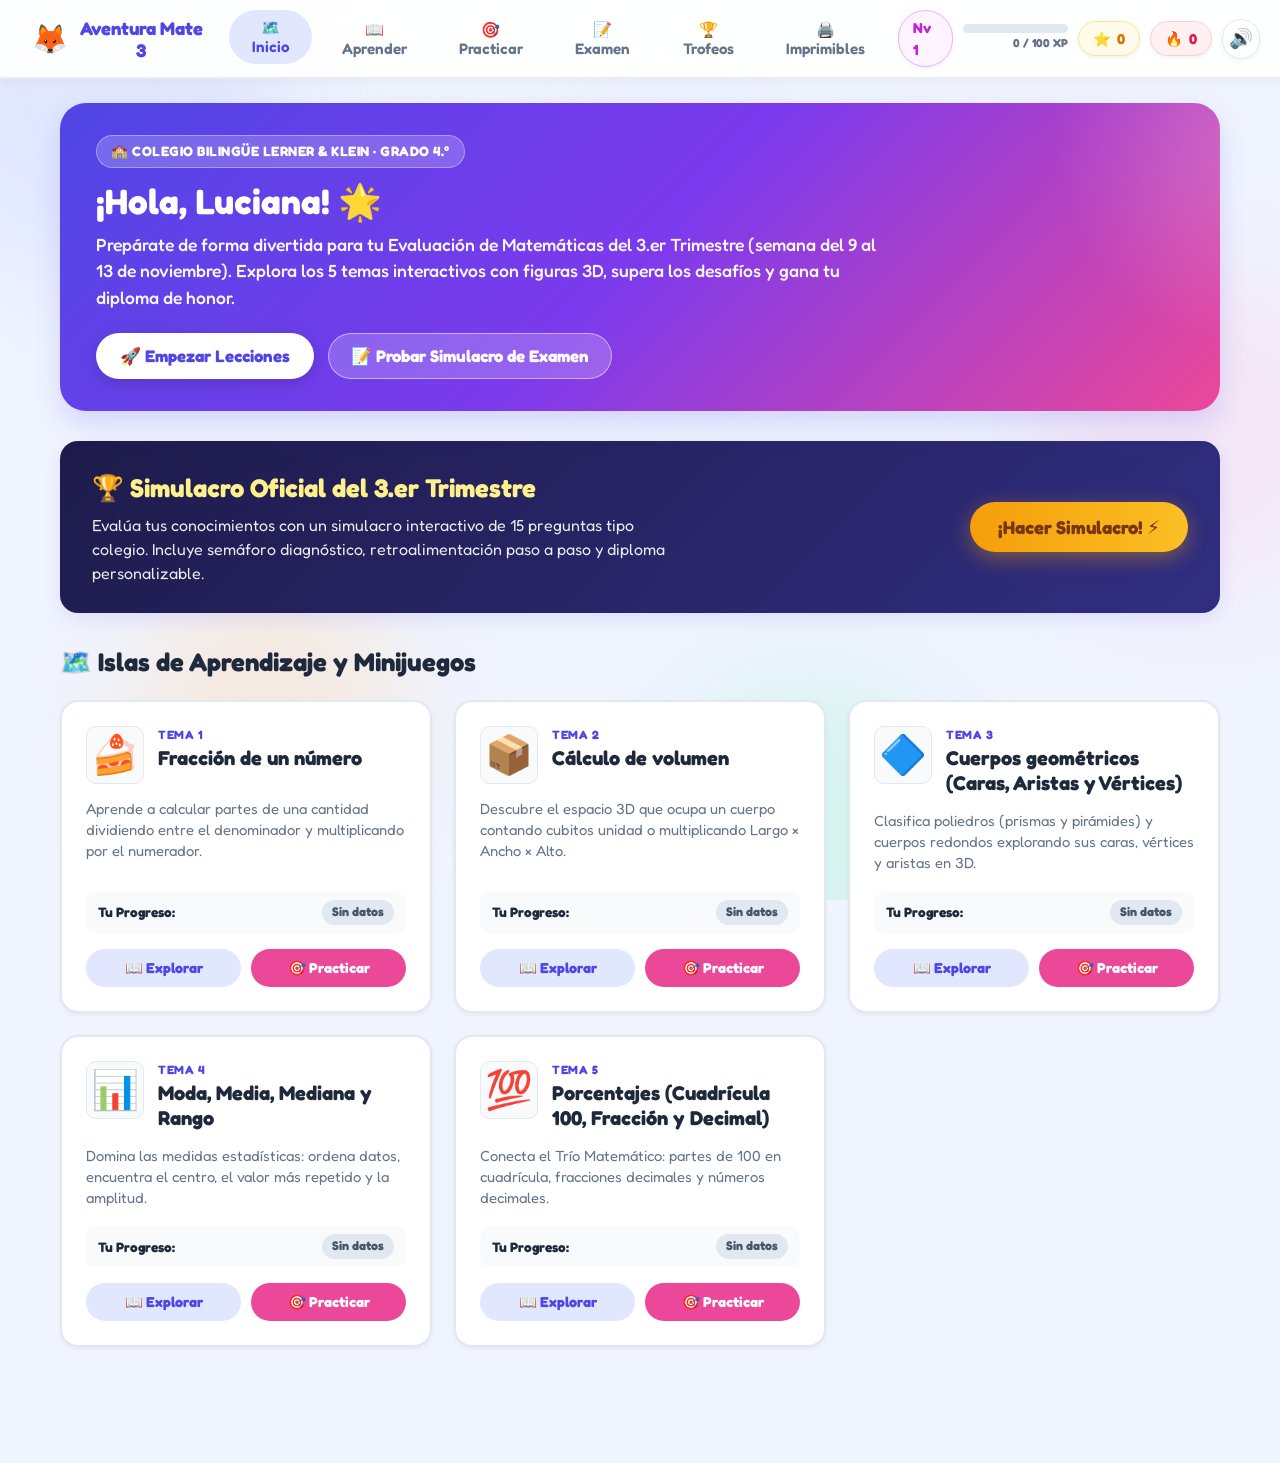
<file: index.html>
<!DOCTYPE html>
<html lang="es">
<head>
  <meta charset="UTF-8">
  <meta name="viewport" content="width=device-width, initial-scale=1.0">
  <title>Aventura Matemática · Trimestre 3 · Grado 4.°</title>
  <meta name="description" content="Aplicación interactiva y gamificada para aprender, practicar y evaluar Fracción de un número, Volumen, Cuerpos Geométricos 3D, Medidas Estadísticas y Porcentajes en 4.° grado.">
  <meta name="theme-color" content="#4f46e5">

  <!-- Fuentes Seguras y Legibles -->
  <link rel="preconnect" href="https://fonts.googleapis.com">
  <link rel="preconnect" href="https://fonts.gstatic.com" crossorigin>
  <link href="https://fonts.googleapis.com/css2?family=Fredoka:wght@400;500;600;700;800&family=Quicksand:wght@500;600;700&display=swap" rel="stylesheet">

  <!-- Estilos Principales -->
  <link rel="stylesheet" href="style.css">

  <!-- Three.js y OrbitControls locales (Offline & Seguros) con Fallback -->
  <script src="lib/three.min.js"></script>
  <script src="lib/OrbitControls.js"></script>
  <script>
    // Fallback a CDN en caso de que los archivos locales no carguen
    if (typeof THREE === 'undefined') {
      const s1 = document.createElement('script');
      s1.src = 'https://cdnjs.cloudflare.com/ajax/libs/three.js/r128/three.min.js';
      s1.onload = () => {
        const s2 = document.createElement('script');
        s2.src = 'https://cdn.jsdelivr.net/npm/three@0.128.0/examples/js/controls/OrbitControls.js';
        document.head.appendChild(s2);
      };
      document.head.appendChild(s1);
    }
  </script>
</head>
<body>
  <!-- Fondo con formas dinámicas -->
  <div class="bg-shapes" aria-hidden="true">
    <i class="b1"></i><i class="b2"></i><i class="b3"></i><i class="b4"></i><i class="b5"></i>
  </div>

  <!-- Barra de Navegación y HUD -->
  <header id="topbar" class="topbar">
    <button id="brandBtn" class="brand-btn" onclick="navigate('home')" aria-label="Ir al inicio">
      <span class="brand-avatar" id="hudAvatar">🦊</span>
      <span>Aventura Mate 3</span>
    </button>

    <nav class="nav-links" aria-label="Navegación principal">
      <button class="nav-btn active" id="nav-home" onclick="navigate('home')">🗺️ Inicio</button>
      <button class="nav-btn" id="nav-learn" onclick="navigate('learn')">📖 Aprender</button>
      <button class="nav-btn" id="nav-practice" onclick="navigate('practice')">🎯 Practicar</button>
      <button class="nav-btn" id="nav-exam" onclick="navigate('exam')">📝 Examen</button>
      <button class="nav-btn" id="nav-trophies" onclick="navigate('trophies')">🏆 Trofeos</button>
      <button class="nav-btn" id="nav-print" onclick="openPrintablesModal()">🖨️ Imprimibles</button>
    </nav>

    <div class="hud-chips">
      <div class="chip chip-level" title="Nivel actual">
        <span id="hudLevel">Nv 1</span>
      </div>
      <div class="xp-wrap" title="Progreso de Experiencia">
        <div class="xp-bar-bg">
          <div id="hudXpFill" class="xp-bar-fill"></div>
        </div>
        <span class="xp-label" id="hudXpText">0 / 100 XP</span>
      </div>
      <div class="chip chip-stars" title="Estrellas coleccionadas">
        ⭐ <span id="hudStars">0</span>
      </div>
      <div class="chip chip-streak" title="Racha de aciertos">
        🔥 <span id="hudStreak">0</span>
      </div>
      <button class="btn-icon" id="soundBtn" onclick="toggleSound()" aria-label="Activar o desactivar sonido" title="Sonido">
        🔊
      </button>
    </div>
  </header>

  <!-- Área de Aplicación Dinámica -->
  <main id="app" aria-live="polite"></main>

  <!-- Canvas de Confeti Celebratorio -->
  <canvas id="confetti" aria-hidden="true"></canvas>

  <!-- Script Lógico Principal -->
  <script src="app.js"></script>
</body>
</html>
</file>
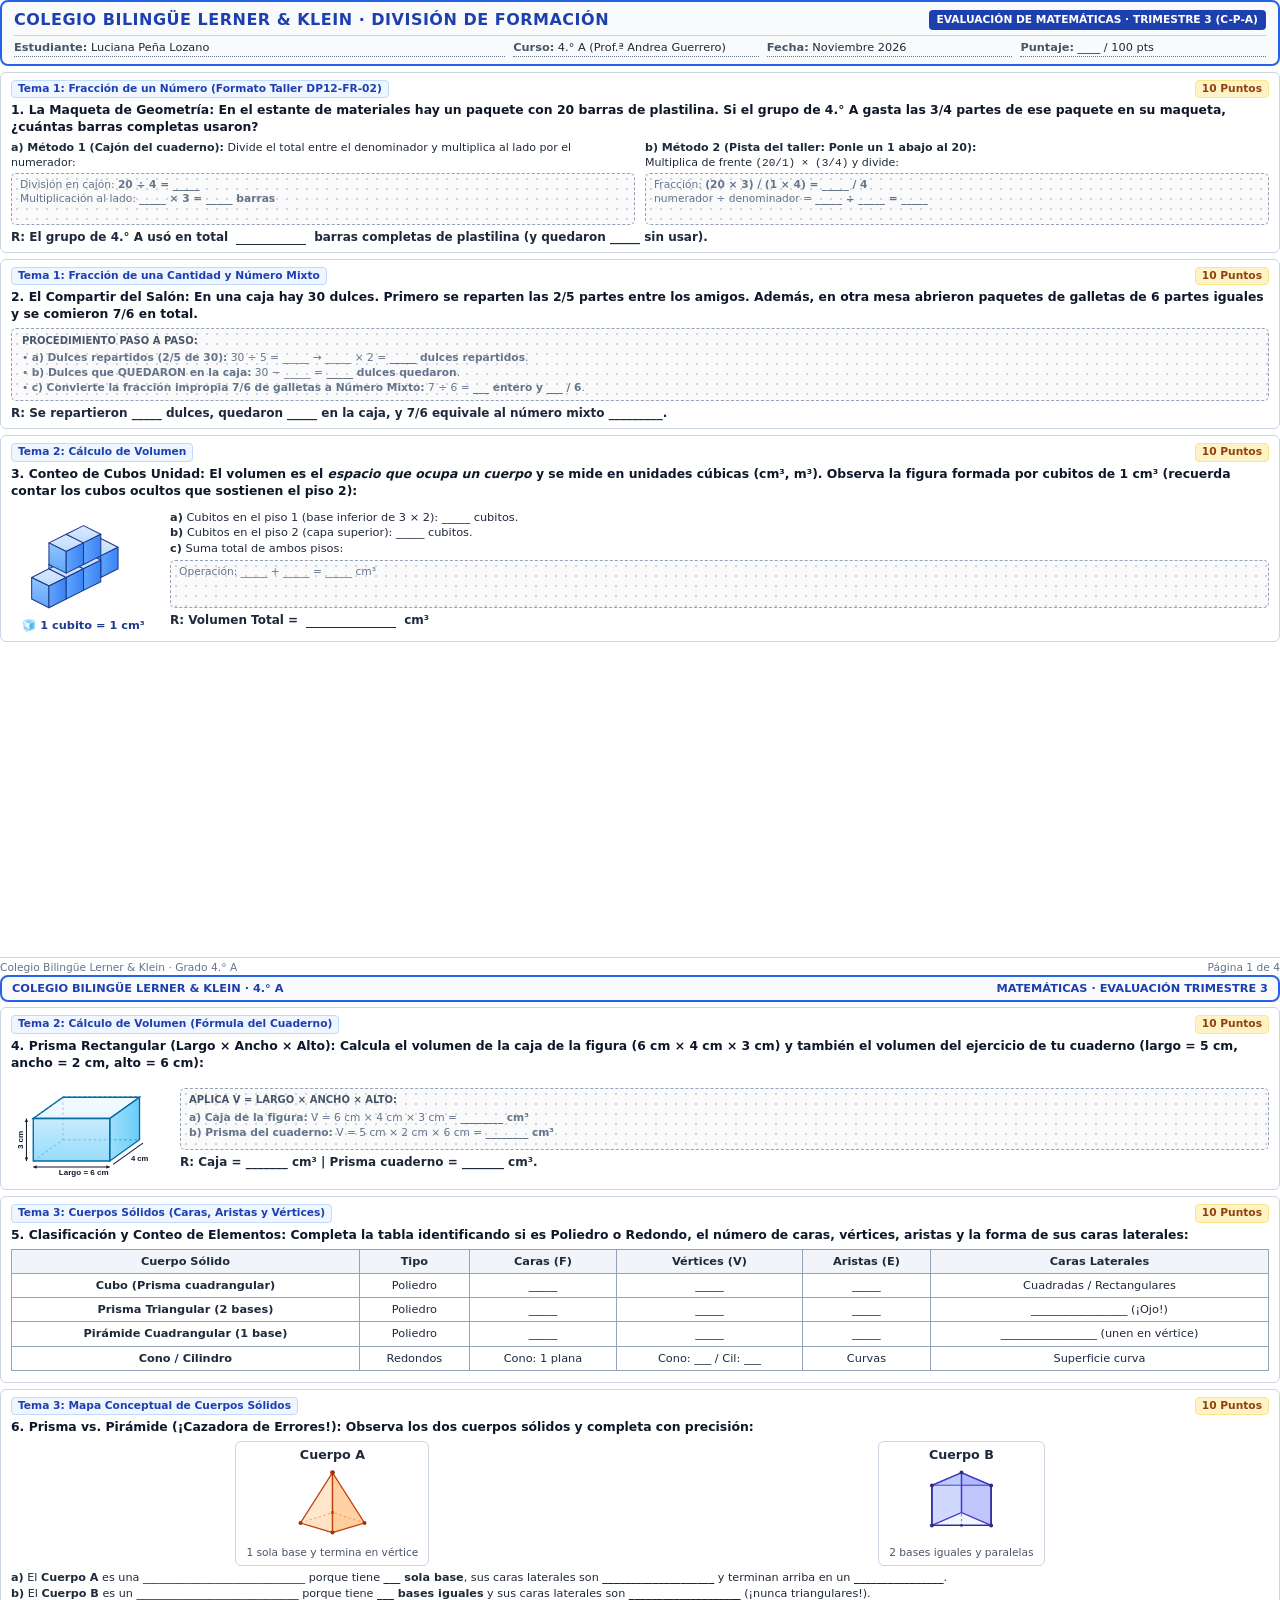
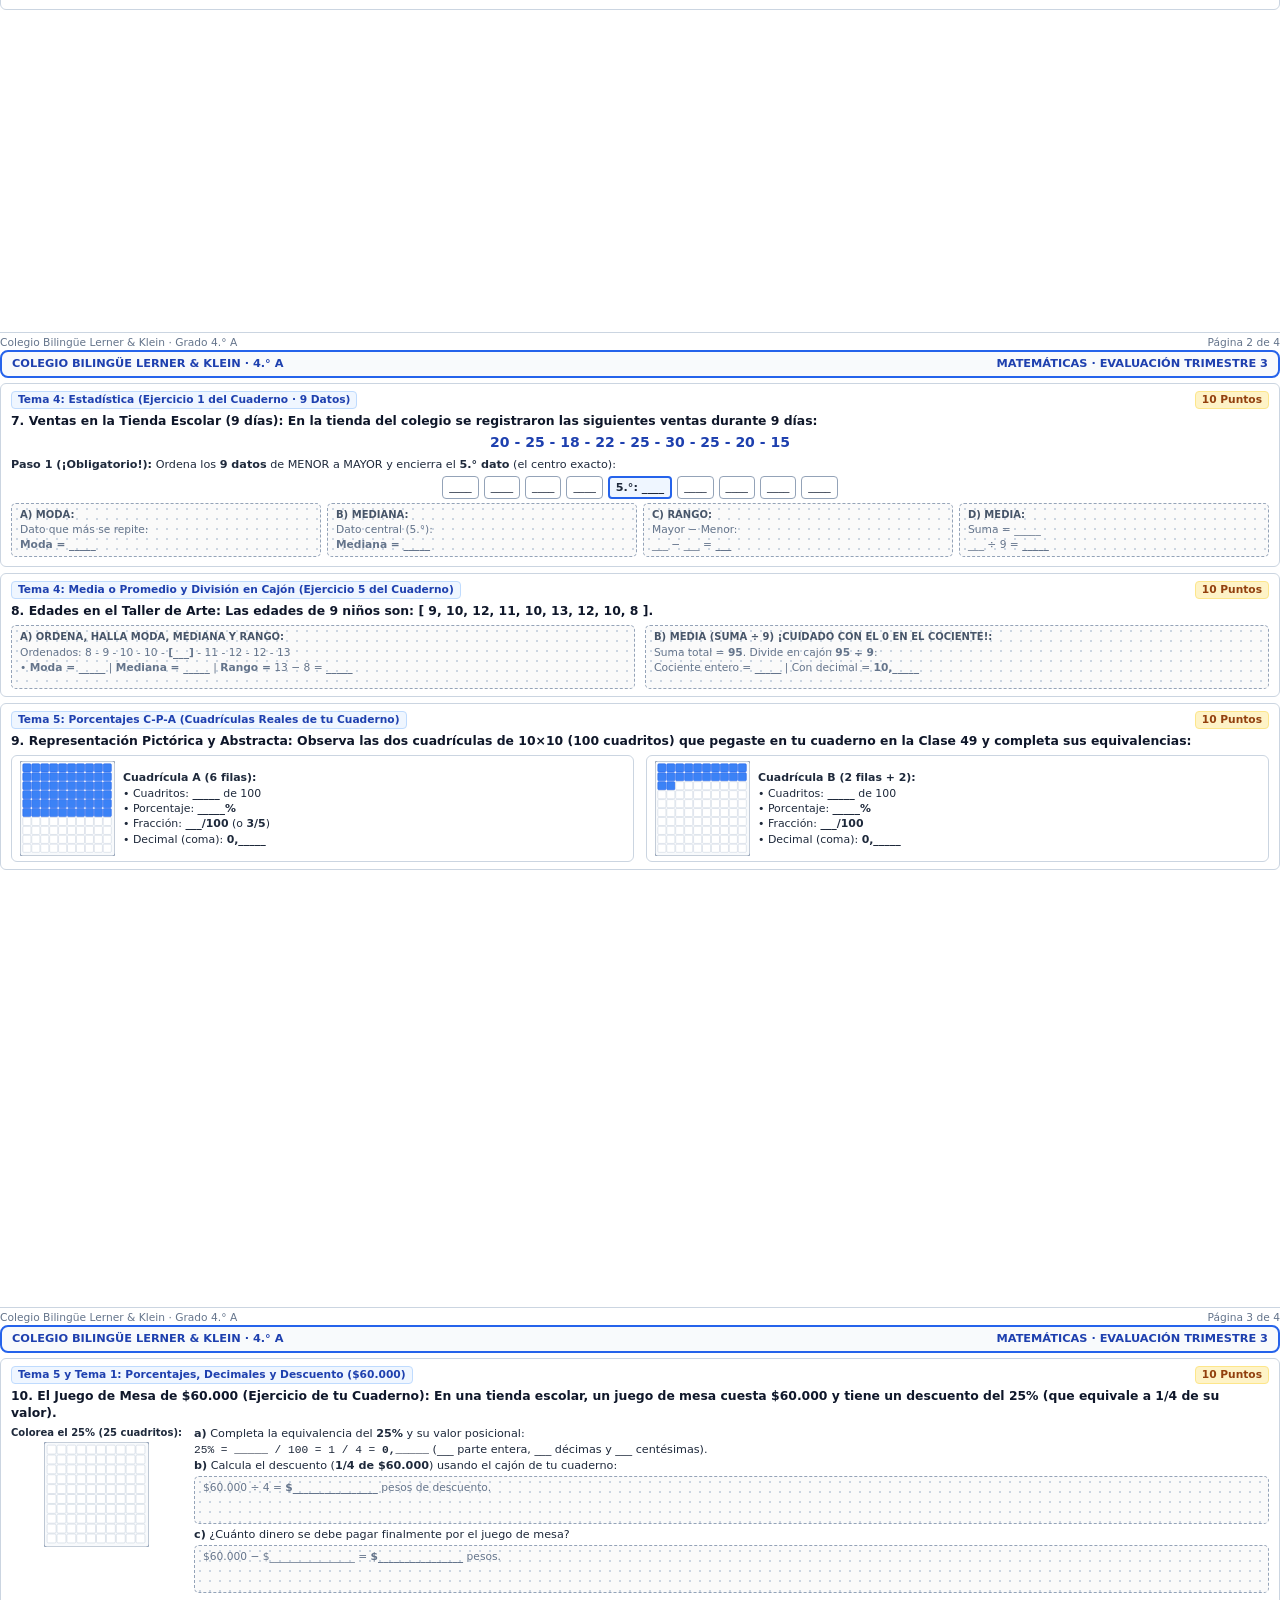
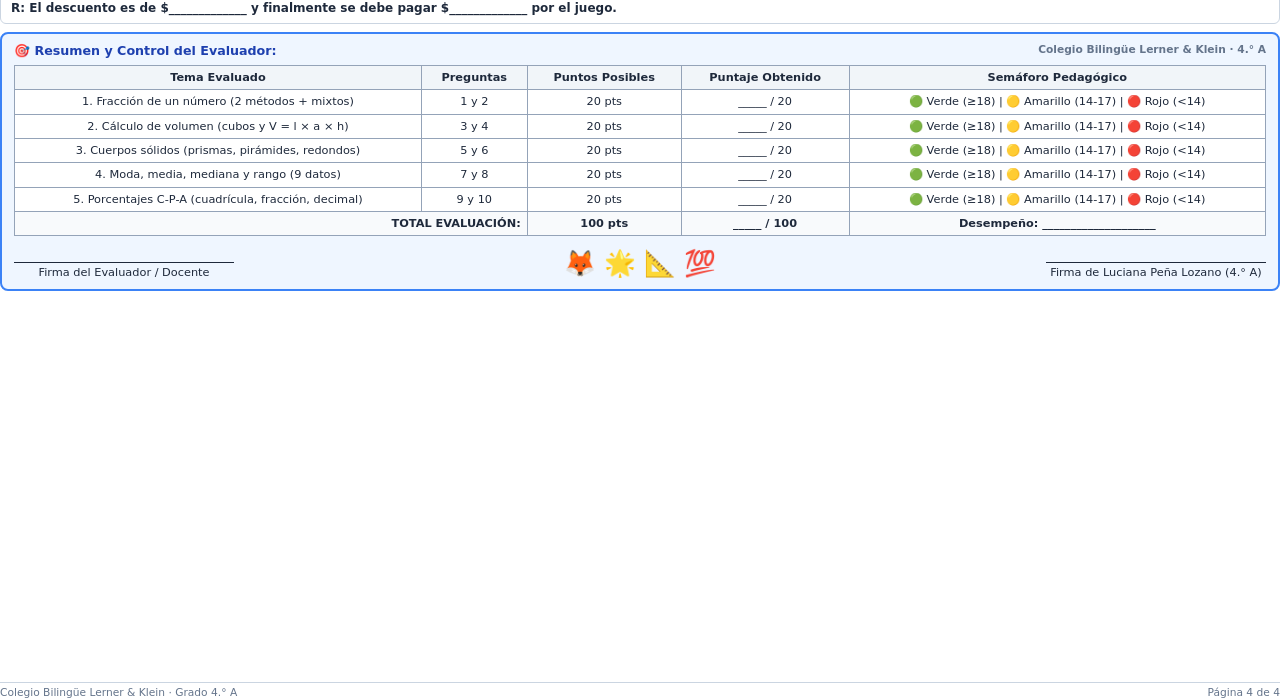
<file: simulacro_examen_matematicas.html>
<!DOCTYPE html>
<html lang="es">
<head>
<meta charset="utf-8">
<title>Simulacro de Examen - Matemáticas Primaria Grado 4.°</title>
<style>
  @page {
    size: letter portrait;
    margin: 9mm 11mm 9mm 11mm;
  }
  * {
    box-sizing: border-box;
  }
  body {
    font-family: 'Lato', 'DejaVu Sans', 'Helvetica Neue', Arial, sans-serif;
    color: #1e293b;
    margin: 0;
    padding: 0;
    font-size: 9.5pt;
    line-height: 1.35;
    background: #ffffff;
  }
  .page {
    page-break-after: always;
    height: 258mm;
    max-height: 258mm;
    display: flex;
    flex-direction: column;
    justify-content: space-between;
    position: relative;
    overflow: hidden;
  }
  .page:last-child {
    page-break-after: avoid;
  }
  
  /* Encabezado Escolar */
  .header-card {
    border: 2px solid #2563eb;
    border-radius: 8px;
    padding: 7px 12px;
    background: #f8fafc;
    margin-bottom: 6px;
  }
  .header-title-row {
    display: flex;
    justify-content: space-between;
    align-items: center;
    border-bottom: 1.5px solid #cbd5e1;
    padding-bottom: 4px;
    margin-bottom: 4px;
  }
  .school-title {
    font-size: 12pt;
    font-weight: 800;
    color: #1e40af;
    text-transform: uppercase;
    letter-spacing: 0.5px;
  }
  .badge-exam {
    background: #1e40af;
    color: white;
    padding: 3px 8px;
    border-radius: 4px;
    font-size: 8pt;
    font-weight: 700;
  }
  .header-info-grid {
    display: grid;
    grid-template-columns: 2fr 1fr 1fr 1fr;
    gap: 8px;
    font-size: 8.5pt;
  }
  .field-box {
    border-bottom: 1px dotted #64748b;
    padding-bottom: 1px;
  }
  .field-label {
    font-weight: 700;
    color: #475569;
  }
  
  /* Cajas de Preguntas */
  .question-card {
    border: 1.5px solid #cbd5e1;
    border-radius: 6px;
    padding: 7px 10px;
    margin-bottom: 6px;
    background: #ffffff;
  }
  .question-header {
    display: flex;
    justify-content: space-between;
    align-items: center;
    margin-bottom: 4px;
  }
  .q-badge {
    background: #eff6ff;
    color: #1e40af;
    border: 1px solid #bfdbfe;
    border-radius: 4px;
    padding: 1px 6px;
    font-weight: 800;
    font-size: 8pt;
  }
  .q-points {
    background: #fef3c7;
    color: #92400e;
    border: 1px solid #fde68a;
    border-radius: 4px;
    padding: 1px 6px;
    font-weight: 800;
    font-size: 8pt;
  }
  .q-text {
    font-weight: 600;
    font-size: 9.3pt;
    color: #0f172a;
    margin-bottom: 5px;
  }
  
  /* Espacios de Trabajo / Procedimiento */
  .work-grid {
    border: 1px dashed #94a3b8;
    background-color: #fafafa;
    background-image: radial-gradient(#cbd5e1 1px, transparent 1px);
    background-size: 10px 10px;
    border-radius: 5px;
    min-height: 48px;
    padding: 4px 8px;
    font-size: 8pt;
    color: #64748b;
  }
  .work-grid-title {
    font-weight: 700;
    color: #475569;
    font-size: 7.5pt;
    text-transform: uppercase;
    margin-bottom: 2px;
  }
  
  .answer-box {
    display: flex;
    align-items: center;
    gap: 8px;
    margin-top: 4px;
    font-weight: 700;
    font-size: 9pt;
  }
  .answer-line {
    flex: 1;
    border-bottom: 1.5px solid #1e293b;
    min-height: 16px;
  }
  
  .footer-row {
    display: flex;
    justify-content: space-between;
    align-items: center;
    border-top: 1px solid #cbd5e1;
    padding-top: 3px;
    font-size: 8pt;
    color: #64748b;
  }

  /* Tablas de Examen */
  .exam-table {
    width: 100%;
    border-collapse: collapse;
    margin: 4px 0;
    font-size: 8.5pt;
  }
  .exam-table th, .exam-table td {
    border: 1px solid #94a3b8;
    padding: 4px 6px;
    text-align: center;
  }
  .exam-table th {
    background: #f1f5f9;
    font-weight: 700;
    color: #1e293b;
  }
</style>
</head>
<body>

<!-- PÁGINA 1: FRACCIONES DE UN NÚMERO Y VOLUMEN -->
<div class="page">
  <div>
    <div class="header-card">
      <div class="header-title-row">
        <div class="school-title">Colegio Bilingüe Lerner & Klein · División de Formación</div>
        <div class="badge-exam">EVALUACIÓN DE MATEMÁTICAS · TRIMESTRE 3 (C-P-A)</div>
      </div>
      <div class="header-info-grid">
        <div class="field-box"><span class="field-label">Estudiante:</span> Luciana Peña Lozano</div>
        <div class="field-box"><span class="field-label">Curso:</span> 4.° A (Prof.ª Andrea Guerrero)</div>
        <div class="field-box"><span class="field-label">Fecha:</span> Noviembre 2026</div>
        <div class="field-box"><span class="field-label">Puntaje:</span> ____ / 100 pts</div>
      </div>
    </div>

    <!-- PREGUNTA 1: Fracción de un número con AMBOS métodos del Colegio (Cajón y Poner un 1 abajo) -->
    <div class="question-card">
      <div class="question-header">
        <span class="q-badge">Tema 1: Fracción de un Número (Formato Taller DP12-FR-02)</span>
        <span class="q-points">10 Puntos</span>
      </div>
      <div class="q-text">
        <b>1. La Maqueta de Geometría:</b> En el estante de materiales hay un paquete con <b>20 barras de plastilina</b>.
        Si el grupo de 4.° A gasta las <b>3/4</b> partes de ese paquete en su maqueta, ¿cuántas barras completas usaron?
      </div>
      <div style="display: flex; gap: 10px; margin-bottom: 4px;">
        <div style="flex: 1;">
          <div style="font-size: 8.3pt; margin-bottom: 2px;">
            <b>a) Método 1 (Cajón del cuaderno):</b> Divide el total entre el denominador y multiplica al lado por el numerador:
          </div>
          <div class="work-grid" style="height: 52px;">
            División en cajón: <b>20 ÷ 4 = _____</b><br>
            Multiplicación al lado: <b>_____ × 3 = _____ barras</b>
          </div>
        </div>
        <div style="flex: 1;">
          <div style="font-size: 8.3pt; margin-bottom: 2px;">
            <b>b) Método 2 (Pista del taller: Ponle un 1 abajo al 20):</b><br>
            Multiplica de frente <code>(20/1) × (3/4)</code> y divide:
          </div>
          <div class="work-grid" style="height: 52px;">
            Fracción: <b>(20 × 3) / (1 × 4) = _____ / 4</b><br>
            numerador ÷ denominador = <b>_____ ÷ _____ = _____</b>
          </div>
        </div>
      </div>
      <div class="answer-box">
        <span>R: El grupo de 4.° A usó en total</span>
        <div class="answer-line" style="max-width: 70px;"></div>
        <span>barras completas de plastilina (y quedaron _____ sin usar).</span>
      </div>
    </div>

    <!-- PREGUNTA 2: Problema contextual del cuaderno (Dulces que quedan y Fracción Impropia a Mixto) -->
    <div class="question-card">
      <div class="question-header">
        <span class="q-badge">Tema 1: Fracción de una Cantidad y Número Mixto</span>
        <span class="q-points">10 Puntos</span>
      </div>
      <div class="q-text">
        <b>2. El Compartir del Salón:</b> En una caja hay <b>30 dulces</b>. Primero se reparten las <b>2/5</b> partes entre los amigos.
        Además, en otra mesa abrieron paquetes de galletas de <b>6 partes iguales</b> y se comieron <b>7/6</b> en total.
      </div>
      <div class="work-grid" style="min-height: 64px; padding: 5px 10px; margin-bottom: 4px; line-height: 1.42;">
        <div class="work-grid-title">Procedimiento Paso a Paso:</div>
        • <b>a) Dulces repartidos (2/5 de 30):</b> 30 ÷ 5 = _____ &rarr; _____ × 2 = <b>_____ dulces repartidos</b>.<br>
        • <b>b) Dulces que QUEDARON en la caja:</b> 30 − _____ = <b>_____ dulces quedaron</b>.<br>
        • <b>c) Convierte la fracción impropia 7/6 de galletas a Número Mixto:</b> 7 ÷ 6 = <b>___ entero y ___ / 6</b>.
      </div>
      <div class="answer-box">
        <span>R: Se repartieron _____ dulces, quedaron _____ en la caja, y 7/6 equivale al número mixto _________.</span>
      </div>
    </div>

    <!-- PREGUNTA 3: Cálculo de volumen por conteo de cubitos -->
    <div class="question-card">
      <div class="question-header">
        <span class="q-badge">Tema 2: Cálculo de Volumen</span>
        <span class="q-points">10 Puntos</span>
      </div>
      <div class="q-text">
        <b>3. Conteo de Cubos Unidad:</b> El volumen es el <i>espacio que ocupa un cuerpo</i> y se mide en unidades cúbicas (<b>cm³, m³</b>).
        Observa la figura formada por cubitos de <b>1 cm³</b> (recuerda contar los cubos ocultos que sostienen el piso 2):
      </div>
      <div style="display: flex; gap: 14px; align-items: center;">
        <div style="text-align: center;">
          <svg width="145" height="108" viewBox="0 0 140 125" xmlns="http://www.w3.org/2000/svg">
      <defs>
        <linearGradient id="topG" x1="0" y1="1" x2="0" y2="0">
          <stop offset="0%" stop-color="#bfdbfe"/>
          <stop offset="100%" stop-color="#dbeafe"/>
        </linearGradient>
        <linearGradient id="frontG" x1="0" y1="0" x2="0" y2="1">
          <stop offset="0%" stop-color="#93c5fd"/>
          <stop offset="100%" stop-color="#60a5fa"/>
        </linearGradient>
        <linearGradient id="sideG" x1="0" y1="0" x2="1" y2="0">
          <stop offset="0%" stop-color="#60a5fa"/>
          <stop offset="100%" stop-color="#3b82f6"/>
        </linearGradient>
      </defs>
      <!-- Capa inferior: 3 de ancho, 2 de fondo -->
      <g stroke="#1e3a8a" stroke-width="1.2" stroke-linejoin="round">
        <!-- Cubo (0,0,0) -->
        <polygon points="30,70 50,60 70,70 50,80" fill="url(#topG)"/>
        <polygon points="30,70 50,80 50,105 30,95" fill="url(#frontG)"/>
        <polygon points="50,80 70,70 70,95 50,105" fill="url(#sideG)"/>
        
        <!-- Cubo (1,0,0) -->
        <polygon points="50,60 70,50 90,60 70,70" fill="url(#topG)"/>
        <polygon points="70,70 90,60 90,85 70,95" fill="url(#sideG)"/>

        <!-- Cubo (2,0,0) -->
        <polygon points="70,50 90,40 110,50 90,60" fill="url(#topG)"/>
        <polygon points="90,60 110,50 110,75 90,85" fill="url(#sideG)"/>

        <!-- Fila frontal -->
        <!-- Cubo (0,0,1) -->
        <polygon points="10,85 30,75 50,85 30,95" fill="url(#topG)"/>
        <polygon points="10,85 30,95 30,120 10,110" fill="url(#frontG)"/>
        <polygon points="30,95 50,85 50,110 30,120" fill="url(#sideG)"/>

        <!-- Cubo (1,0,1) -->
        <polygon points="30,75 50,65 70,75 50,85" fill="url(#topG)"/>
        <polygon points="50,85 70,75 70,100 50,110" fill="url(#sideG)"/>

        <!-- Cubo (2,0,1) -->
        <polygon points="50,65 70,55 90,65 70,75" fill="url(#topG)"/>
        <polygon points="70,75 90,65 90,90 70,100" fill="url(#sideG)"/>

        <!-- Capa superior (piso 2): 2 cubos sobre la fila trasera -->
        <polygon points="30,45 50,35 70,45 50,55" fill="url(#topG)"/>
        <polygon points="30,45 50,55 50,80 30,70" fill="url(#frontG)"/>
        <polygon points="50,55 70,45 70,70 50,80" fill="url(#sideG)"/>

        <polygon points="50,35 70,25 90,35 70,45" fill="url(#topG)"/>
        <polygon points="70,45 90,35 90,60 70,70" fill="url(#sideG)"/>
      </g>
    </svg>
          <div style="font-size: 8.5pt; font-weight: bold; color: #1e3a8a; margin-top: 2px;">🧊 1 cubito = 1 cm³</div>
        </div>
        <div style="flex: 1;">
          <div style="font-size: 8.5pt; margin-bottom: 4px;">
            <b>a)</b> Cubitos en el piso 1 (base inferior de 3 × 2): _____ cubitos.<br>
            <b>b)</b> Cubitos en el piso 2 (capa superior): _____ cubitos.<br>
            <b>c)</b> Suma total de ambos pisos:
          </div>
          <div class="work-grid" style="height: 36px;">
            Operación: _____ + _____ = _____ cm³
          </div>
          <div class="answer-box">
            <span>R: Volumen Total =</span>
            <div class="answer-line" style="max-width: 90px;"></div>
            <span>cm³</span>
          </div>
        </div>
      </div>
    </div>
  </div>

  <div class="footer-row">
    <span>Colegio Bilingüe Lerner & Klein · Grado 4.° A</span>
    <span>Página 1 de 4</span>
  </div>
</div>

<!-- PÁGINA 2: VOLUMEN DE ORTOEDROS Y CLASIFICACIÓN DE CUERPOS SÓLIDOS -->
<div class="page">
  <div>
    <div class="header-card" style="padding: 4px 10px; margin-bottom: 5px;">
      <div style="display: flex; justify-content: space-between; font-size: 8.5pt; font-weight: 700; color: #1e40af;">
        <span>COLEGIO BILINGÜE LERNER & KLEIN · 4.° A</span>
        <span>MATEMÁTICAS · EVALUACIÓN TRIMESTRE 3</span>
      </div>
    </div>

    <!-- PREGUNTA 4: Volumen de prisma rectangular (fórmula del cuaderno) -->
    <div class="question-card">
      <div class="question-header">
        <span class="q-badge">Tema 2: Cálculo de Volumen (Fórmula del Cuaderno)</span>
        <span class="q-points">10 Puntos</span>
      </div>
      <div class="q-text">
        <b>4. Prisma Rectangular (Largo × Ancho × Alto):</b> Calcula el volumen de la caja de la figura (<b>6 cm × 4 cm × 3 cm</b>) y también el volumen del ejercicio de tu cuaderno (<b>largo = 5 cm, ancho = 2 cm, alto = 6 cm</b>):
      </div>
      <div style="display: flex; gap: 14px; align-items: center;">
        <div style="text-align: center;">
          <svg width="155" height="102" viewBox="0 0 170 120" xmlns="http://www.w3.org/2000/svg">
      <defs>
        <linearGradient id="pFront" x1="0" y1="0" x2="0" y2="1">
          <stop offset="0%" stop-color="#bae6fd"/>
          <stop offset="100%" stop-color="#7dd3fc"/>
        </linearGradient>
        <linearGradient id="pTop" x1="0" y1="1" x2="0" y2="0">
          <stop offset="0%" stop-color="#e0f2fe"/>
          <stop offset="100%" stop-color="#f0f9ff"/>
        </linearGradient>
        <linearGradient id="pSide" x1="0" y1="0" x2="1" y2="0">
          <stop offset="0%" stop-color="#7dd3fc"/>
          <stop offset="100%" stop-color="#38bdf8"/>
        </linearGradient>
      </defs>
      <!-- Aristas ocultas punteadas -->
      <line x1="20" y1="50" x2="55" y2="25" stroke="#0284c7" stroke-width="1.5" stroke-dasharray="3,3"/>
      <line x1="55" y1="25" x2="145" y2="25" stroke="#0284c7" stroke-width="1.5" stroke-dasharray="3,3"/>
      <line x1="55" y1="25" x2="55" y2="75" stroke="#0284c7" stroke-width="1.5" stroke-dasharray="3,3"/>
      <line x1="20" y1="100" x2="55" y2="75" stroke="#0284c7" stroke-width="1.5" stroke-dasharray="3,3"/>
      <line x1="55" y1="75" x2="145" y2="75" stroke="#0284c7" stroke-width="1.5" stroke-dasharray="3,3"/>

      <!-- Caras visibles -->
      <polygon points="20,50 110,50 145,25 55,25" fill="url(#pTop)" stroke="#0369a1" stroke-width="1.6" fill-opacity="0.75"/>
      <polygon points="110,50 145,25 145,75 110,100" fill="url(#pSide)" stroke="#0369a1" stroke-width="1.6" fill-opacity="0.75"/>
      <polygon points="20,50 110,50 110,100 20,100" fill="url(#pFront)" stroke="#0369a1" stroke-width="1.6" fill-opacity="0.8"/>

      <!-- Cotas y medidas -->
      <!-- Largo: 6 cm -->
      <line x1="20" y1="107" x2="110" y2="107" stroke="#0f172a" stroke-width="1.2"/>
      <polygon points="20,107 24,105 24,109" fill="#0f172a"/>
      <polygon points="110,107 106,105 106,109" fill="#0f172a"/>
      <text x="50" y="117" font-family="sans-serif" font-size="9.5" font-weight="bold" fill="#0f172a">Largo = 6 cm</text>

      <!-- Alto: 3 cm -->
      <line x1="12" y1="50" x2="12" y2="100" stroke="#0f172a" stroke-width="1.2"/>
      <polygon points="12,50 10,54 14,54" fill="#0f172a"/>
      <polygon points="12,100 10,96 14,96" fill="#0f172a"/>
      <text x="0" y="78" font-family="sans-serif" font-size="9.5" font-weight="bold" fill="#0f172a" transform="rotate(-90 8,78)">3 cm</text>

      <!-- Ancho / Profundidad: 4 cm -->
      <line x1="114" y1="104" x2="149" y2="79" stroke="#0f172a" stroke-width="1.2"/>
      <text x="135" y="100" font-family="sans-serif" font-size="9" font-weight="bold" fill="#0f172a">4 cm</text>
    </svg>
        </div>
        <div style="flex: 1;">
          <div class="work-grid" style="height: 62px; line-height: 1.45;">
            <div class="work-grid-title">Aplica V = largo × ancho × alto:</div>
            <b>a) Caja de la figura:</b> V = 6 cm × 4 cm × 3 cm = <b>________ cm³</b><br>
            <b>b) Prisma del cuaderno:</b> V = 5 cm × 2 cm × 6 cm = <b>________ cm³</b>
          </div>
          <div class="answer-box">
            <span>R: Caja = _______ cm³ | Prisma cuaderno = _______ cm³.</span>
          </div>
        </div>
      </div>
    </div>

    <!-- PREGUNTA 5: Tabla comparativa de Cuerpos Sólidos -->
    <div class="question-card">
      <div class="question-header">
        <span class="q-badge">Tema 3: Cuerpos Sólidos (Caras, Aristas y Vértices)</span>
        <span class="q-points">10 Puntos</span>
      </div>
      <div class="q-text">
        <b>5. Clasificación y Conteo de Elementos:</b> Completa la tabla identificando si es Poliedro o Redondo, el número de caras, vértices, aristas y la forma de sus caras laterales:
      </div>
      <table class="exam-table">
        <thead>
          <tr>
            <th>Cuerpo Sólido</th>
            <th>Tipo</th>
            <th>Caras (F)</th>
            <th>Vértices (V)</th>
            <th>Aristas (E)</th>
            <th>Caras Laterales</th>
          </tr>
        </thead>
        <tbody>
          <tr>
            <td style="font-weight:700;">Cubo (Prisma cuadrangular)</td>
            <td>Poliedro</td>
            <td>_____</td>
            <td>_____</td>
            <td>_____</td>
            <td>Cuadradas / Rectangulares</td>
          </tr>
          <tr>
            <td style="font-weight:700;">Prisma Triangular (2 bases)</td>
            <td>Poliedro</td>
            <td>_____</td>
            <td>_____</td>
            <td>_____</td>
            <td>_________________ (¡Ojo!)</td>
          </tr>
          <tr>
            <td style="font-weight:700;">Pirámide Cuadrangular (1 base)</td>
            <td>Poliedro</td>
            <td>_____</td>
            <td>_____</td>
            <td>_____</td>
            <td>_________________ (unen en vértice)</td>
          </tr>
          <tr>
            <td style="font-weight:700;">Cono / Cilindro</td>
            <td>Redondos</td>
            <td>Cono: 1 plana</td>
            <td>Cono: ___ / Cil: ___</td>
            <td>Curvas</td>
            <td>Superficie curva</td>
          </tr>
        </tbody>
      </table>
    </div>

    <!-- PREGUNTA 6: Diferenciación visual y conceptual de Pirámide vs Prisma (Mapa del Cuaderno) -->
    <div class="question-card">
      <div class="question-header">
        <span class="q-badge">Tema 3: Mapa Conceptual de Cuerpos Sólidos</span>
        <span class="q-points">10 Puntos</span>
      </div>
      <div class="q-text">
        <b>6. Prisma vs. Pirámide (¡Cazadora de Errores!):</b> Observa los dos cuerpos sólidos y completa con precisión:
      </div>
      <div style="display: flex; justify-content: space-around; align-items: center; margin: 4px 0;">
        <div style="text-align: center; border: 1px solid #cbd5e1; border-radius: 6px; padding: 4px 10px;">
          <b>Cuerpo A</b><br>
          <svg width="95" height="76" viewBox="0 0 110 95" xmlns="http://www.w3.org/2000/svg">
      <!-- Base cuadrilátera en perspectiva: A(15,75), B(55,87), C(95,75), D(55,62) -->
      <!-- Aristas ocultas punteadas de la base -->
      <line x1="15" y1="75" x2="55" y2="62" stroke="#ea580c" stroke-width="1.5" stroke-dasharray="3,3"/>
      <line x1="95" y1="75" x2="55" y2="62" stroke="#ea580c" stroke-width="1.5" stroke-dasharray="3,3"/>
      <line x1="55" y1="12" x2="55" y2="62" stroke="#ea580c" stroke-width="1.5" stroke-dasharray="3,3"/>

      <!-- Base sombreada -->
      <polygon points="15,75 55,87 95,75 55,62" fill="#ffedd5" fill-opacity="0.4"/>

      <!-- Caras frontales -->
      <polygon points="55,12 15,75 55,87" fill="#fed7aa" fill-opacity="0.6" stroke="#c2410c" stroke-width="1.6"/>
      <polygon points="55,12 55,87 95,75" fill="#fdba74" fill-opacity="0.65" stroke="#c2410c" stroke-width="1.6"/>

      <!-- Vértices -->
      <circle cx="55" cy="12" r="3" fill="#9a3412"/> <!-- Cúspide -->
      <circle cx="15" cy="75" r="2.5" fill="#9a3412"/>
      <circle cx="55" cy="87" r="2.5" fill="#9a3412"/>
      <circle cx="95" cy="75" r="2.5" fill="#9a3412"/>
      <circle cx="55" cy="62" r="2.2" fill="#9a3412" fill-opacity="0.6"/>
    </svg><br>
          <span style="font-size: 8pt; color: #475569;">1 sola base y termina en vértice</span>
        </div>
        <div style="text-align: center; border: 1px solid #cbd5e1; border-radius: 6px; padding: 4px 10px;">
          <b>Cuerpo B</b><br>
          <svg width="95" height="76" viewBox="0 0 110 95" xmlns="http://www.w3.org/2000/svg">
      <!-- Arista trasera punteada -->
      <line x1="55" y1="28" x2="55" y2="78" stroke="#4f46e5" stroke-width="1.5" stroke-dasharray="3,3"/>
      <line x1="18" y1="78" x2="55" y2="78" stroke="#4f46e5" stroke-width="1.5" stroke-dasharray="3,3"/>
      <line x1="92" y1="78" x2="55" y2="78" stroke="#4f46e5" stroke-width="1.5" stroke-dasharray="3,3"/>

      <!-- Caras semitransparentes -->
      <polygon points="18,28 92,28 55,12" fill="#c7d2fe" fill-opacity="0.7" stroke="#4338ca" stroke-width="1.6"/>
      <polygon points="18,28 92,28 92,78 18,78" fill="#e0e7ff" fill-opacity="0.4" stroke="#4338ca" stroke-width="1.6"/>
      <polygon points="18,28 55,12 55,62 18,78" fill="#a5b4fc" fill-opacity="0.45" stroke="#4338ca" stroke-width="1.6"/>
      <polygon points="92,28 55,12 55,62 92,78" fill="#818cf8" fill-opacity="0.45" stroke="#4338ca" stroke-width="1.6"/>

      <!-- Aristas frontales -->
      <line x1="18" y1="28" x2="18" y2="78" stroke="#312e81" stroke-width="1.6"/>
      <line x1="92" y1="28" x2="92" y2="78" stroke="#312e81" stroke-width="1.6"/>
      <line x1="18" y1="78" x2="92" y2="78" stroke="#312e81" stroke-width="1.6"/>

      <!-- Vértices -->
      <circle cx="18" cy="28" r="2.5" fill="#312e81"/>
      <circle cx="92" cy="28" r="2.5" fill="#312e81"/>
      <circle cx="55" cy="12" r="2.5" fill="#312e81"/>
      <circle cx="18" cy="78" r="2.5" fill="#312e81"/>
      <circle cx="92" cy="78" r="2.5" fill="#312e81"/>
      <circle cx="55" cy="78" r="2.2" fill="#312e81" fill-opacity="0.6"/>
    </svg><br>
          <span style="font-size: 8pt; color: #475569;">2 bases iguales y paralelas</span>
        </div>
      </div>
      <div style="font-size: 8.4pt; line-height: 1.45;">
        <b>a)</b> El <b>Cuerpo A</b> es una _____________________________ porque tiene <b>___ sola base</b>, sus caras laterales son <b>____________________</b> y terminan arriba en un <b>________________</b>.<br>
        <b>b)</b> El <b>Cuerpo B</b> es un _____________________________ porque tiene <b>___ bases iguales</b> y sus caras laterales son <b>____________________</b> (¡nunca triangulares!).
      </div>
    </div>
  </div>

  <div class="footer-row">
    <span>Colegio Bilingüe Lerner & Klein · Grado 4.° A</span>
    <span>Página 2 de 4</span>
  </div>
</div>

<!-- PÁGINA 3: MEDIDAS ESTADÍSTICAS CON 9 DATOS (CUADERNO CLASE 52) -->
<div class="page">
  <div>
    <div class="header-card" style="padding: 4px 10px; margin-bottom: 5px;">
      <div style="display: flex; justify-content: space-between; font-size: 8.5pt; font-weight: 700; color: #1e40af;">
        <span>COLEGIO BILINGÜE LERNER & KLEIN · 4.° A</span>
        <span>MATEMÁTICAS · EVALUACIÓN TRIMESTRE 3</span>
      </div>
    </div>

    <!-- PREGUNTA 7: Ejercicio 1 del Cuaderno (Tienda Escolar - 9 días) -->
    <div class="question-card">
      <div class="question-header">
        <span class="q-badge">Tema 4: Estadística (Ejercicio 1 del Cuaderno · 9 Datos)</span>
        <span class="q-points">10 Puntos</span>
      </div>
      <div class="q-text">
        <b>7. Ventas en la Tienda Escolar (9 días):</b> En la tienda del colegio se registraron las siguientes ventas durante 9 días:
        <div style="text-align: center; font-size: 10.5pt; font-weight: 800; color: #1e40af; margin: 3px 0;">
          20 - 25 - 18 - 22 - 25 - 30 - 25 - 20 - 15
        </div>
      </div>
      <div style="font-size: 8.4pt; margin-bottom: 4px;">
        <b>Paso 1 (¡Obligatorio!):</b> Ordena los <b>9 datos</b> de MENOR a MAYOR y encierra el <b>5.° dato</b> (el centro exacto):<br>
        <div style="display: flex; gap: 5px; justify-content: center; margin: 4px 0;">
          <span style="border: 1px solid #94a3b8; padding: 2px 6px; border-radius: 4px;">____</span>
          <span style="border: 1px solid #94a3b8; padding: 2px 6px; border-radius: 4px;">____</span>
          <span style="border: 1px solid #94a3b8; padding: 2px 6px; border-radius: 4px;">____</span>
          <span style="border: 1px solid #94a3b8; padding: 2px 6px; border-radius: 4px;">____</span>
          <span style="border: 2px solid #2563eb; background:#eff6ff; padding: 2px 6px; border-radius: 4px; font-weight:700;">5.°: ____</span>
          <span style="border: 1px solid #94a3b8; padding: 2px 6px; border-radius: 4px;">____</span>
          <span style="border: 1px solid #94a3b8; padding: 2px 6px; border-radius: 4px;">____</span>
          <span style="border: 1px solid #94a3b8; padding: 2px 6px; border-radius: 4px;">____</span>
          <span style="border: 1px solid #94a3b8; padding: 2px 6px; border-radius: 4px;">____</span>
        </div>
      </div>
      <div style="display: grid; grid-template-columns: 1fr 1fr 1fr 1fr; gap: 6px; margin-bottom: 2px;">
        <div class="work-grid" style="height: 54px;">
          <div class="work-grid-title">a) MODA:</div>
          Dato que más se repite:<br>
          <b>Moda = _____</b>
        </div>
        <div class="work-grid" style="height: 54px;">
          <div class="work-grid-title">b) MEDIANA:</div>
          Dato central (5.°):<br>
          <b>Mediana = _____</b>
        </div>
        <div class="work-grid" style="height: 54px;">
          <div class="work-grid-title">c) RANGO:</div>
          Mayor − Menor:<br>
          ___ − ___ = <b>___</b>
        </div>
        <div class="work-grid" style="height: 54px;">
          <div class="work-grid-title">d) MEDIA:</div>
          Suma = _____<br>
          ___ ÷ 9 = <b>_____</b>
        </div>
      </div>
    </div>

    <!-- PREGUNTA 8: Ejercicio 5 del Cuaderno (Edades de 9 niños y división 95 ÷ 9) -->
    <div class="question-card">
      <div class="question-header">
        <span class="q-badge">Tema 4: Media o Promedio y División en Cajón (Ejercicio 5 del Cuaderno)</span>
        <span class="q-points">10 Puntos</span>
      </div>
      <div class="q-text">
        <b>8. Edades en el Taller de Arte:</b> Las edades de <b>9 niños</b> son: <b>[ 9, 10, 12, 11, 10, 13, 12, 10, 8 ]</b>.
      </div>
      <div style="display: flex; gap: 10px;">
        <div class="work-grid" style="flex: 1; height: 64px; line-height: 1.4;">
          <div class="work-grid-title">a) Ordena, halla Moda, Mediana y Rango:</div>
          Ordenados: 8 - 9 - 10 - 10 - <b>[___]</b> - 11 - 12 - 12 - 13<br>
          • <b>Moda = _____</b> | <b>Mediana = _____</b> | <b>Rango =</b> 13 − 8 = <b>_____</b>
        </div>
        <div class="work-grid" style="flex: 1; height: 64px; line-height: 1.4;">
          <div class="work-grid-title">b) Media (Suma ÷ 9) ¡Cuidado con el 0 en el cociente!:</div>
          Suma total = <b>95</b>. Divide en cajón <b>95 ÷ 9</b>:<br>
          Cociente entero = <b>_____</b> | Con decimal = <b>10,_____</b>
        </div>
      </div>
    </div>

    <!-- PREGUNTA 9: Porcentajes C-P-A en las 2 cuadrículas del cuaderno (60% y 22%) -->
    <div class="question-card">
      <div class="question-header">
        <span class="q-badge">Tema 5: Porcentajes C-P-A (Cuadrículas Reales de tu Cuaderno)</span>
        <span class="q-points">10 Puntos</span>
      </div>
      <div class="q-text">
        <b>9. Representación Pictórica y Abstracta:</b> Observa las dos cuadrículas de 10×10 (100 cuadritos) que pegaste en tu cuaderno en la Clase 49 y completa sus equivalencias:
      </div>
      <div style="display: flex; gap: 12px; align-items: center;">
        <div style="display: flex; gap: 8px; align-items: center; border: 1px solid #cbd5e1; border-radius: 6px; padding: 5px 8px; flex: 1;">
          <svg width="95" height="95" viewBox="0 0 135.0 135.0" xmlns="http://www.w3.org/2000/svg">
      <rect x="0" y="0" width="135.0" height="135.0" fill="#f8fafc" stroke="#94a3b8" stroke-width="1.5" rx="4"/>
      <rect x="4.0" y="4.0" width="11.5" height="11.5" fill="#3b82f6" stroke="#2563eb" stroke-width="0.8" rx="1.5"/><rect x="16.7" y="4.0" width="11.5" height="11.5" fill="#3b82f6" stroke="#2563eb" stroke-width="0.8" rx="1.5"/><rect x="29.4" y="4.0" width="11.5" height="11.5" fill="#3b82f6" stroke="#2563eb" stroke-width="0.8" rx="1.5"/><rect x="42.1" y="4.0" width="11.5" height="11.5" fill="#3b82f6" stroke="#2563eb" stroke-width="0.8" rx="1.5"/><rect x="54.8" y="4.0" width="11.5" height="11.5" fill="#3b82f6" stroke="#2563eb" stroke-width="0.8" rx="1.5"/><rect x="67.5" y="4.0" width="11.5" height="11.5" fill="#3b82f6" stroke="#2563eb" stroke-width="0.8" rx="1.5"/><rect x="80.2" y="4.0" width="11.5" height="11.5" fill="#3b82f6" stroke="#2563eb" stroke-width="0.8" rx="1.5"/><rect x="92.9" y="4.0" width="11.5" height="11.5" fill="#3b82f6" stroke="#2563eb" stroke-width="0.8" rx="1.5"/><rect x="105.6" y="4.0" width="11.5" height="11.5" fill="#3b82f6" stroke="#2563eb" stroke-width="0.8" rx="1.5"/><rect x="118.3" y="4.0" width="11.5" height="11.5" fill="#3b82f6" stroke="#2563eb" stroke-width="0.8" rx="1.5"/><rect x="4.0" y="16.7" width="11.5" height="11.5" fill="#3b82f6" stroke="#2563eb" stroke-width="0.8" rx="1.5"/><rect x="16.7" y="16.7" width="11.5" height="11.5" fill="#3b82f6" stroke="#2563eb" stroke-width="0.8" rx="1.5"/><rect x="29.4" y="16.7" width="11.5" height="11.5" fill="#3b82f6" stroke="#2563eb" stroke-width="0.8" rx="1.5"/><rect x="42.1" y="16.7" width="11.5" height="11.5" fill="#3b82f6" stroke="#2563eb" stroke-width="0.8" rx="1.5"/><rect x="54.8" y="16.7" width="11.5" height="11.5" fill="#3b82f6" stroke="#2563eb" stroke-width="0.8" rx="1.5"/><rect x="67.5" y="16.7" width="11.5" height="11.5" fill="#3b82f6" stroke="#2563eb" stroke-width="0.8" rx="1.5"/><rect x="80.2" y="16.7" width="11.5" height="11.5" fill="#3b82f6" stroke="#2563eb" stroke-width="0.8" rx="1.5"/><rect x="92.9" y="16.7" width="11.5" height="11.5" fill="#3b82f6" stroke="#2563eb" stroke-width="0.8" rx="1.5"/><rect x="105.6" y="16.7" width="11.5" height="11.5" fill="#3b82f6" stroke="#2563eb" stroke-width="0.8" rx="1.5"/><rect x="118.3" y="16.7" width="11.5" height="11.5" fill="#3b82f6" stroke="#2563eb" stroke-width="0.8" rx="1.5"/><rect x="4.0" y="29.4" width="11.5" height="11.5" fill="#3b82f6" stroke="#2563eb" stroke-width="0.8" rx="1.5"/><rect x="16.7" y="29.4" width="11.5" height="11.5" fill="#3b82f6" stroke="#2563eb" stroke-width="0.8" rx="1.5"/><rect x="29.4" y="29.4" width="11.5" height="11.5" fill="#3b82f6" stroke="#2563eb" stroke-width="0.8" rx="1.5"/><rect x="42.1" y="29.4" width="11.5" height="11.5" fill="#3b82f6" stroke="#2563eb" stroke-width="0.8" rx="1.5"/><rect x="54.8" y="29.4" width="11.5" height="11.5" fill="#3b82f6" stroke="#2563eb" stroke-width="0.8" rx="1.5"/><rect x="67.5" y="29.4" width="11.5" height="11.5" fill="#3b82f6" stroke="#2563eb" stroke-width="0.8" rx="1.5"/><rect x="80.2" y="29.4" width="11.5" height="11.5" fill="#3b82f6" stroke="#2563eb" stroke-width="0.8" rx="1.5"/><rect x="92.9" y="29.4" width="11.5" height="11.5" fill="#3b82f6" stroke="#2563eb" stroke-width="0.8" rx="1.5"/><rect x="105.6" y="29.4" width="11.5" height="11.5" fill="#3b82f6" stroke="#2563eb" stroke-width="0.8" rx="1.5"/><rect x="118.3" y="29.4" width="11.5" height="11.5" fill="#3b82f6" stroke="#2563eb" stroke-width="0.8" rx="1.5"/><rect x="4.0" y="42.1" width="11.5" height="11.5" fill="#3b82f6" stroke="#2563eb" stroke-width="0.8" rx="1.5"/><rect x="16.7" y="42.1" width="11.5" height="11.5" fill="#3b82f6" stroke="#2563eb" stroke-width="0.8" rx="1.5"/><rect x="29.4" y="42.1" width="11.5" height="11.5" fill="#3b82f6" stroke="#2563eb" stroke-width="0.8" rx="1.5"/><rect x="42.1" y="42.1" width="11.5" height="11.5" fill="#3b82f6" stroke="#2563eb" stroke-width="0.8" rx="1.5"/><rect x="54.8" y="42.1" width="11.5" height="11.5" fill="#3b82f6" stroke="#2563eb" stroke-width="0.8" rx="1.5"/><rect x="67.5" y="42.1" width="11.5" height="11.5" fill="#3b82f6" stroke="#2563eb" stroke-width="0.8" rx="1.5"/><rect x="80.2" y="42.1" width="11.5" height="11.5" fill="#3b82f6" stroke="#2563eb" stroke-width="0.8" rx="1.5"/><rect x="92.9" y="42.1" width="11.5" height="11.5" fill="#3b82f6" stroke="#2563eb" stroke-width="0.8" rx="1.5"/><rect x="105.6" y="42.1" width="11.5" height="11.5" fill="#3b82f6" stroke="#2563eb" stroke-width="0.8" rx="1.5"/><rect x="118.3" y="42.1" width="11.5" height="11.5" fill="#3b82f6" stroke="#2563eb" stroke-width="0.8" rx="1.5"/><rect x="4.0" y="54.8" width="11.5" height="11.5" fill="#3b82f6" stroke="#2563eb" stroke-width="0.8" rx="1.5"/><rect x="16.7" y="54.8" width="11.5" height="11.5" fill="#3b82f6" stroke="#2563eb" stroke-width="0.8" rx="1.5"/><rect x="29.4" y="54.8" width="11.5" height="11.5" fill="#3b82f6" stroke="#2563eb" stroke-width="0.8" rx="1.5"/><rect x="42.1" y="54.8" width="11.5" height="11.5" fill="#3b82f6" stroke="#2563eb" stroke-width="0.8" rx="1.5"/><rect x="54.8" y="54.8" width="11.5" height="11.5" fill="#3b82f6" stroke="#2563eb" stroke-width="0.8" rx="1.5"/><rect x="67.5" y="54.8" width="11.5" height="11.5" fill="#3b82f6" stroke="#2563eb" stroke-width="0.8" rx="1.5"/><rect x="80.2" y="54.8" width="11.5" height="11.5" fill="#3b82f6" stroke="#2563eb" stroke-width="0.8" rx="1.5"/><rect x="92.9" y="54.8" width="11.5" height="11.5" fill="#3b82f6" stroke="#2563eb" stroke-width="0.8" rx="1.5"/><rect x="105.6" y="54.8" width="11.5" height="11.5" fill="#3b82f6" stroke="#2563eb" stroke-width="0.8" rx="1.5"/><rect x="118.3" y="54.8" width="11.5" height="11.5" fill="#3b82f6" stroke="#2563eb" stroke-width="0.8" rx="1.5"/><rect x="4.0" y="67.5" width="11.5" height="11.5" fill="#3b82f6" stroke="#2563eb" stroke-width="0.8" rx="1.5"/><rect x="16.7" y="67.5" width="11.5" height="11.5" fill="#3b82f6" stroke="#2563eb" stroke-width="0.8" rx="1.5"/><rect x="29.4" y="67.5" width="11.5" height="11.5" fill="#3b82f6" stroke="#2563eb" stroke-width="0.8" rx="1.5"/><rect x="42.1" y="67.5" width="11.5" height="11.5" fill="#3b82f6" stroke="#2563eb" stroke-width="0.8" rx="1.5"/><rect x="54.8" y="67.5" width="11.5" height="11.5" fill="#3b82f6" stroke="#2563eb" stroke-width="0.8" rx="1.5"/><rect x="67.5" y="67.5" width="11.5" height="11.5" fill="#3b82f6" stroke="#2563eb" stroke-width="0.8" rx="1.5"/><rect x="80.2" y="67.5" width="11.5" height="11.5" fill="#3b82f6" stroke="#2563eb" stroke-width="0.8" rx="1.5"/><rect x="92.9" y="67.5" width="11.5" height="11.5" fill="#3b82f6" stroke="#2563eb" stroke-width="0.8" rx="1.5"/><rect x="105.6" y="67.5" width="11.5" height="11.5" fill="#3b82f6" stroke="#2563eb" stroke-width="0.8" rx="1.5"/><rect x="118.3" y="67.5" width="11.5" height="11.5" fill="#3b82f6" stroke="#2563eb" stroke-width="0.8" rx="1.5"/><rect x="4.0" y="80.2" width="11.5" height="11.5" fill="#ffffff" stroke="#cbd5e1" stroke-width="0.8" rx="1.5"/><rect x="16.7" y="80.2" width="11.5" height="11.5" fill="#ffffff" stroke="#cbd5e1" stroke-width="0.8" rx="1.5"/><rect x="29.4" y="80.2" width="11.5" height="11.5" fill="#ffffff" stroke="#cbd5e1" stroke-width="0.8" rx="1.5"/><rect x="42.1" y="80.2" width="11.5" height="11.5" fill="#ffffff" stroke="#cbd5e1" stroke-width="0.8" rx="1.5"/><rect x="54.8" y="80.2" width="11.5" height="11.5" fill="#ffffff" stroke="#cbd5e1" stroke-width="0.8" rx="1.5"/><rect x="67.5" y="80.2" width="11.5" height="11.5" fill="#ffffff" stroke="#cbd5e1" stroke-width="0.8" rx="1.5"/><rect x="80.2" y="80.2" width="11.5" height="11.5" fill="#ffffff" stroke="#cbd5e1" stroke-width="0.8" rx="1.5"/><rect x="92.9" y="80.2" width="11.5" height="11.5" fill="#ffffff" stroke="#cbd5e1" stroke-width="0.8" rx="1.5"/><rect x="105.6" y="80.2" width="11.5" height="11.5" fill="#ffffff" stroke="#cbd5e1" stroke-width="0.8" rx="1.5"/><rect x="118.3" y="80.2" width="11.5" height="11.5" fill="#ffffff" stroke="#cbd5e1" stroke-width="0.8" rx="1.5"/><rect x="4.0" y="92.9" width="11.5" height="11.5" fill="#ffffff" stroke="#cbd5e1" stroke-width="0.8" rx="1.5"/><rect x="16.7" y="92.9" width="11.5" height="11.5" fill="#ffffff" stroke="#cbd5e1" stroke-width="0.8" rx="1.5"/><rect x="29.4" y="92.9" width="11.5" height="11.5" fill="#ffffff" stroke="#cbd5e1" stroke-width="0.8" rx="1.5"/><rect x="42.1" y="92.9" width="11.5" height="11.5" fill="#ffffff" stroke="#cbd5e1" stroke-width="0.8" rx="1.5"/><rect x="54.8" y="92.9" width="11.5" height="11.5" fill="#ffffff" stroke="#cbd5e1" stroke-width="0.8" rx="1.5"/><rect x="67.5" y="92.9" width="11.5" height="11.5" fill="#ffffff" stroke="#cbd5e1" stroke-width="0.8" rx="1.5"/><rect x="80.2" y="92.9" width="11.5" height="11.5" fill="#ffffff" stroke="#cbd5e1" stroke-width="0.8" rx="1.5"/><rect x="92.9" y="92.9" width="11.5" height="11.5" fill="#ffffff" stroke="#cbd5e1" stroke-width="0.8" rx="1.5"/><rect x="105.6" y="92.9" width="11.5" height="11.5" fill="#ffffff" stroke="#cbd5e1" stroke-width="0.8" rx="1.5"/><rect x="118.3" y="92.9" width="11.5" height="11.5" fill="#ffffff" stroke="#cbd5e1" stroke-width="0.8" rx="1.5"/><rect x="4.0" y="105.6" width="11.5" height="11.5" fill="#ffffff" stroke="#cbd5e1" stroke-width="0.8" rx="1.5"/><rect x="16.7" y="105.6" width="11.5" height="11.5" fill="#ffffff" stroke="#cbd5e1" stroke-width="0.8" rx="1.5"/><rect x="29.4" y="105.6" width="11.5" height="11.5" fill="#ffffff" stroke="#cbd5e1" stroke-width="0.8" rx="1.5"/><rect x="42.1" y="105.6" width="11.5" height="11.5" fill="#ffffff" stroke="#cbd5e1" stroke-width="0.8" rx="1.5"/><rect x="54.8" y="105.6" width="11.5" height="11.5" fill="#ffffff" stroke="#cbd5e1" stroke-width="0.8" rx="1.5"/><rect x="67.5" y="105.6" width="11.5" height="11.5" fill="#ffffff" stroke="#cbd5e1" stroke-width="0.8" rx="1.5"/><rect x="80.2" y="105.6" width="11.5" height="11.5" fill="#ffffff" stroke="#cbd5e1" stroke-width="0.8" rx="1.5"/><rect x="92.9" y="105.6" width="11.5" height="11.5" fill="#ffffff" stroke="#cbd5e1" stroke-width="0.8" rx="1.5"/><rect x="105.6" y="105.6" width="11.5" height="11.5" fill="#ffffff" stroke="#cbd5e1" stroke-width="0.8" rx="1.5"/><rect x="118.3" y="105.6" width="11.5" height="11.5" fill="#ffffff" stroke="#cbd5e1" stroke-width="0.8" rx="1.5"/><rect x="4.0" y="118.3" width="11.5" height="11.5" fill="#ffffff" stroke="#cbd5e1" stroke-width="0.8" rx="1.5"/><rect x="16.7" y="118.3" width="11.5" height="11.5" fill="#ffffff" stroke="#cbd5e1" stroke-width="0.8" rx="1.5"/><rect x="29.4" y="118.3" width="11.5" height="11.5" fill="#ffffff" stroke="#cbd5e1" stroke-width="0.8" rx="1.5"/><rect x="42.1" y="118.3" width="11.5" height="11.5" fill="#ffffff" stroke="#cbd5e1" stroke-width="0.8" rx="1.5"/><rect x="54.8" y="118.3" width="11.5" height="11.5" fill="#ffffff" stroke="#cbd5e1" stroke-width="0.8" rx="1.5"/><rect x="67.5" y="118.3" width="11.5" height="11.5" fill="#ffffff" stroke="#cbd5e1" stroke-width="0.8" rx="1.5"/><rect x="80.2" y="118.3" width="11.5" height="11.5" fill="#ffffff" stroke="#cbd5e1" stroke-width="0.8" rx="1.5"/><rect x="92.9" y="118.3" width="11.5" height="11.5" fill="#ffffff" stroke="#cbd5e1" stroke-width="0.8" rx="1.5"/><rect x="105.6" y="118.3" width="11.5" height="11.5" fill="#ffffff" stroke="#cbd5e1" stroke-width="0.8" rx="1.5"/><rect x="118.3" y="118.3" width="11.5" height="11.5" fill="#ffffff" stroke="#cbd5e1" stroke-width="0.8" rx="1.5"/>
    </svg>
          <div style="font-size: 8.2pt; line-height: 1.4;">
            <b>Cuadrícula A (6 filas):</b><br>
            • Cuadritos: <b>_____</b> de 100<br>
            • Porcentaje: <b>_____%</b><br>
            • Fracción: <b>___/100</b> (o <b>3/5</b>)<br>
            • Decimal (coma): <b>0,_____</b>
          </div>
        </div>
        <div style="display: flex; gap: 8px; align-items: center; border: 1px solid #cbd5e1; border-radius: 6px; padding: 5px 8px; flex: 1;">
          <svg width="95" height="95" viewBox="0 0 135.0 135.0" xmlns="http://www.w3.org/2000/svg">
      <rect x="0" y="0" width="135.0" height="135.0" fill="#f8fafc" stroke="#94a3b8" stroke-width="1.5" rx="4"/>
      <rect x="4.0" y="4.0" width="11.5" height="11.5" fill="#3b82f6" stroke="#2563eb" stroke-width="0.8" rx="1.5"/><rect x="16.7" y="4.0" width="11.5" height="11.5" fill="#3b82f6" stroke="#2563eb" stroke-width="0.8" rx="1.5"/><rect x="29.4" y="4.0" width="11.5" height="11.5" fill="#3b82f6" stroke="#2563eb" stroke-width="0.8" rx="1.5"/><rect x="42.1" y="4.0" width="11.5" height="11.5" fill="#3b82f6" stroke="#2563eb" stroke-width="0.8" rx="1.5"/><rect x="54.8" y="4.0" width="11.5" height="11.5" fill="#3b82f6" stroke="#2563eb" stroke-width="0.8" rx="1.5"/><rect x="67.5" y="4.0" width="11.5" height="11.5" fill="#3b82f6" stroke="#2563eb" stroke-width="0.8" rx="1.5"/><rect x="80.2" y="4.0" width="11.5" height="11.5" fill="#3b82f6" stroke="#2563eb" stroke-width="0.8" rx="1.5"/><rect x="92.9" y="4.0" width="11.5" height="11.5" fill="#3b82f6" stroke="#2563eb" stroke-width="0.8" rx="1.5"/><rect x="105.6" y="4.0" width="11.5" height="11.5" fill="#3b82f6" stroke="#2563eb" stroke-width="0.8" rx="1.5"/><rect x="118.3" y="4.0" width="11.5" height="11.5" fill="#3b82f6" stroke="#2563eb" stroke-width="0.8" rx="1.5"/><rect x="4.0" y="16.7" width="11.5" height="11.5" fill="#3b82f6" stroke="#2563eb" stroke-width="0.8" rx="1.5"/><rect x="16.7" y="16.7" width="11.5" height="11.5" fill="#3b82f6" stroke="#2563eb" stroke-width="0.8" rx="1.5"/><rect x="29.4" y="16.7" width="11.5" height="11.5" fill="#3b82f6" stroke="#2563eb" stroke-width="0.8" rx="1.5"/><rect x="42.1" y="16.7" width="11.5" height="11.5" fill="#3b82f6" stroke="#2563eb" stroke-width="0.8" rx="1.5"/><rect x="54.8" y="16.7" width="11.5" height="11.5" fill="#3b82f6" stroke="#2563eb" stroke-width="0.8" rx="1.5"/><rect x="67.5" y="16.7" width="11.5" height="11.5" fill="#3b82f6" stroke="#2563eb" stroke-width="0.8" rx="1.5"/><rect x="80.2" y="16.7" width="11.5" height="11.5" fill="#3b82f6" stroke="#2563eb" stroke-width="0.8" rx="1.5"/><rect x="92.9" y="16.7" width="11.5" height="11.5" fill="#3b82f6" stroke="#2563eb" stroke-width="0.8" rx="1.5"/><rect x="105.6" y="16.7" width="11.5" height="11.5" fill="#3b82f6" stroke="#2563eb" stroke-width="0.8" rx="1.5"/><rect x="118.3" y="16.7" width="11.5" height="11.5" fill="#3b82f6" stroke="#2563eb" stroke-width="0.8" rx="1.5"/><rect x="4.0" y="29.4" width="11.5" height="11.5" fill="#3b82f6" stroke="#2563eb" stroke-width="0.8" rx="1.5"/><rect x="16.7" y="29.4" width="11.5" height="11.5" fill="#3b82f6" stroke="#2563eb" stroke-width="0.8" rx="1.5"/><rect x="29.4" y="29.4" width="11.5" height="11.5" fill="#ffffff" stroke="#cbd5e1" stroke-width="0.8" rx="1.5"/><rect x="42.1" y="29.4" width="11.5" height="11.5" fill="#ffffff" stroke="#cbd5e1" stroke-width="0.8" rx="1.5"/><rect x="54.8" y="29.4" width="11.5" height="11.5" fill="#ffffff" stroke="#cbd5e1" stroke-width="0.8" rx="1.5"/><rect x="67.5" y="29.4" width="11.5" height="11.5" fill="#ffffff" stroke="#cbd5e1" stroke-width="0.8" rx="1.5"/><rect x="80.2" y="29.4" width="11.5" height="11.5" fill="#ffffff" stroke="#cbd5e1" stroke-width="0.8" rx="1.5"/><rect x="92.9" y="29.4" width="11.5" height="11.5" fill="#ffffff" stroke="#cbd5e1" stroke-width="0.8" rx="1.5"/><rect x="105.6" y="29.4" width="11.5" height="11.5" fill="#ffffff" stroke="#cbd5e1" stroke-width="0.8" rx="1.5"/><rect x="118.3" y="29.4" width="11.5" height="11.5" fill="#ffffff" stroke="#cbd5e1" stroke-width="0.8" rx="1.5"/><rect x="4.0" y="42.1" width="11.5" height="11.5" fill="#ffffff" stroke="#cbd5e1" stroke-width="0.8" rx="1.5"/><rect x="16.7" y="42.1" width="11.5" height="11.5" fill="#ffffff" stroke="#cbd5e1" stroke-width="0.8" rx="1.5"/><rect x="29.4" y="42.1" width="11.5" height="11.5" fill="#ffffff" stroke="#cbd5e1" stroke-width="0.8" rx="1.5"/><rect x="42.1" y="42.1" width="11.5" height="11.5" fill="#ffffff" stroke="#cbd5e1" stroke-width="0.8" rx="1.5"/><rect x="54.8" y="42.1" width="11.5" height="11.5" fill="#ffffff" stroke="#cbd5e1" stroke-width="0.8" rx="1.5"/><rect x="67.5" y="42.1" width="11.5" height="11.5" fill="#ffffff" stroke="#cbd5e1" stroke-width="0.8" rx="1.5"/><rect x="80.2" y="42.1" width="11.5" height="11.5" fill="#ffffff" stroke="#cbd5e1" stroke-width="0.8" rx="1.5"/><rect x="92.9" y="42.1" width="11.5" height="11.5" fill="#ffffff" stroke="#cbd5e1" stroke-width="0.8" rx="1.5"/><rect x="105.6" y="42.1" width="11.5" height="11.5" fill="#ffffff" stroke="#cbd5e1" stroke-width="0.8" rx="1.5"/><rect x="118.3" y="42.1" width="11.5" height="11.5" fill="#ffffff" stroke="#cbd5e1" stroke-width="0.8" rx="1.5"/><rect x="4.0" y="54.8" width="11.5" height="11.5" fill="#ffffff" stroke="#cbd5e1" stroke-width="0.8" rx="1.5"/><rect x="16.7" y="54.8" width="11.5" height="11.5" fill="#ffffff" stroke="#cbd5e1" stroke-width="0.8" rx="1.5"/><rect x="29.4" y="54.8" width="11.5" height="11.5" fill="#ffffff" stroke="#cbd5e1" stroke-width="0.8" rx="1.5"/><rect x="42.1" y="54.8" width="11.5" height="11.5" fill="#ffffff" stroke="#cbd5e1" stroke-width="0.8" rx="1.5"/><rect x="54.8" y="54.8" width="11.5" height="11.5" fill="#ffffff" stroke="#cbd5e1" stroke-width="0.8" rx="1.5"/><rect x="67.5" y="54.8" width="11.5" height="11.5" fill="#ffffff" stroke="#cbd5e1" stroke-width="0.8" rx="1.5"/><rect x="80.2" y="54.8" width="11.5" height="11.5" fill="#ffffff" stroke="#cbd5e1" stroke-width="0.8" rx="1.5"/><rect x="92.9" y="54.8" width="11.5" height="11.5" fill="#ffffff" stroke="#cbd5e1" stroke-width="0.8" rx="1.5"/><rect x="105.6" y="54.8" width="11.5" height="11.5" fill="#ffffff" stroke="#cbd5e1" stroke-width="0.8" rx="1.5"/><rect x="118.3" y="54.8" width="11.5" height="11.5" fill="#ffffff" stroke="#cbd5e1" stroke-width="0.8" rx="1.5"/><rect x="4.0" y="67.5" width="11.5" height="11.5" fill="#ffffff" stroke="#cbd5e1" stroke-width="0.8" rx="1.5"/><rect x="16.7" y="67.5" width="11.5" height="11.5" fill="#ffffff" stroke="#cbd5e1" stroke-width="0.8" rx="1.5"/><rect x="29.4" y="67.5" width="11.5" height="11.5" fill="#ffffff" stroke="#cbd5e1" stroke-width="0.8" rx="1.5"/><rect x="42.1" y="67.5" width="11.5" height="11.5" fill="#ffffff" stroke="#cbd5e1" stroke-width="0.8" rx="1.5"/><rect x="54.8" y="67.5" width="11.5" height="11.5" fill="#ffffff" stroke="#cbd5e1" stroke-width="0.8" rx="1.5"/><rect x="67.5" y="67.5" width="11.5" height="11.5" fill="#ffffff" stroke="#cbd5e1" stroke-width="0.8" rx="1.5"/><rect x="80.2" y="67.5" width="11.5" height="11.5" fill="#ffffff" stroke="#cbd5e1" stroke-width="0.8" rx="1.5"/><rect x="92.9" y="67.5" width="11.5" height="11.5" fill="#ffffff" stroke="#cbd5e1" stroke-width="0.8" rx="1.5"/><rect x="105.6" y="67.5" width="11.5" height="11.5" fill="#ffffff" stroke="#cbd5e1" stroke-width="0.8" rx="1.5"/><rect x="118.3" y="67.5" width="11.5" height="11.5" fill="#ffffff" stroke="#cbd5e1" stroke-width="0.8" rx="1.5"/><rect x="4.0" y="80.2" width="11.5" height="11.5" fill="#ffffff" stroke="#cbd5e1" stroke-width="0.8" rx="1.5"/><rect x="16.7" y="80.2" width="11.5" height="11.5" fill="#ffffff" stroke="#cbd5e1" stroke-width="0.8" rx="1.5"/><rect x="29.4" y="80.2" width="11.5" height="11.5" fill="#ffffff" stroke="#cbd5e1" stroke-width="0.8" rx="1.5"/><rect x="42.1" y="80.2" width="11.5" height="11.5" fill="#ffffff" stroke="#cbd5e1" stroke-width="0.8" rx="1.5"/><rect x="54.8" y="80.2" width="11.5" height="11.5" fill="#ffffff" stroke="#cbd5e1" stroke-width="0.8" rx="1.5"/><rect x="67.5" y="80.2" width="11.5" height="11.5" fill="#ffffff" stroke="#cbd5e1" stroke-width="0.8" rx="1.5"/><rect x="80.2" y="80.2" width="11.5" height="11.5" fill="#ffffff" stroke="#cbd5e1" stroke-width="0.8" rx="1.5"/><rect x="92.9" y="80.2" width="11.5" height="11.5" fill="#ffffff" stroke="#cbd5e1" stroke-width="0.8" rx="1.5"/><rect x="105.6" y="80.2" width="11.5" height="11.5" fill="#ffffff" stroke="#cbd5e1" stroke-width="0.8" rx="1.5"/><rect x="118.3" y="80.2" width="11.5" height="11.5" fill="#ffffff" stroke="#cbd5e1" stroke-width="0.8" rx="1.5"/><rect x="4.0" y="92.9" width="11.5" height="11.5" fill="#ffffff" stroke="#cbd5e1" stroke-width="0.8" rx="1.5"/><rect x="16.7" y="92.9" width="11.5" height="11.5" fill="#ffffff" stroke="#cbd5e1" stroke-width="0.8" rx="1.5"/><rect x="29.4" y="92.9" width="11.5" height="11.5" fill="#ffffff" stroke="#cbd5e1" stroke-width="0.8" rx="1.5"/><rect x="42.1" y="92.9" width="11.5" height="11.5" fill="#ffffff" stroke="#cbd5e1" stroke-width="0.8" rx="1.5"/><rect x="54.8" y="92.9" width="11.5" height="11.5" fill="#ffffff" stroke="#cbd5e1" stroke-width="0.8" rx="1.5"/><rect x="67.5" y="92.9" width="11.5" height="11.5" fill="#ffffff" stroke="#cbd5e1" stroke-width="0.8" rx="1.5"/><rect x="80.2" y="92.9" width="11.5" height="11.5" fill="#ffffff" stroke="#cbd5e1" stroke-width="0.8" rx="1.5"/><rect x="92.9" y="92.9" width="11.5" height="11.5" fill="#ffffff" stroke="#cbd5e1" stroke-width="0.8" rx="1.5"/><rect x="105.6" y="92.9" width="11.5" height="11.5" fill="#ffffff" stroke="#cbd5e1" stroke-width="0.8" rx="1.5"/><rect x="118.3" y="92.9" width="11.5" height="11.5" fill="#ffffff" stroke="#cbd5e1" stroke-width="0.8" rx="1.5"/><rect x="4.0" y="105.6" width="11.5" height="11.5" fill="#ffffff" stroke="#cbd5e1" stroke-width="0.8" rx="1.5"/><rect x="16.7" y="105.6" width="11.5" height="11.5" fill="#ffffff" stroke="#cbd5e1" stroke-width="0.8" rx="1.5"/><rect x="29.4" y="105.6" width="11.5" height="11.5" fill="#ffffff" stroke="#cbd5e1" stroke-width="0.8" rx="1.5"/><rect x="42.1" y="105.6" width="11.5" height="11.5" fill="#ffffff" stroke="#cbd5e1" stroke-width="0.8" rx="1.5"/><rect x="54.8" y="105.6" width="11.5" height="11.5" fill="#ffffff" stroke="#cbd5e1" stroke-width="0.8" rx="1.5"/><rect x="67.5" y="105.6" width="11.5" height="11.5" fill="#ffffff" stroke="#cbd5e1" stroke-width="0.8" rx="1.5"/><rect x="80.2" y="105.6" width="11.5" height="11.5" fill="#ffffff" stroke="#cbd5e1" stroke-width="0.8" rx="1.5"/><rect x="92.9" y="105.6" width="11.5" height="11.5" fill="#ffffff" stroke="#cbd5e1" stroke-width="0.8" rx="1.5"/><rect x="105.6" y="105.6" width="11.5" height="11.5" fill="#ffffff" stroke="#cbd5e1" stroke-width="0.8" rx="1.5"/><rect x="118.3" y="105.6" width="11.5" height="11.5" fill="#ffffff" stroke="#cbd5e1" stroke-width="0.8" rx="1.5"/><rect x="4.0" y="118.3" width="11.5" height="11.5" fill="#ffffff" stroke="#cbd5e1" stroke-width="0.8" rx="1.5"/><rect x="16.7" y="118.3" width="11.5" height="11.5" fill="#ffffff" stroke="#cbd5e1" stroke-width="0.8" rx="1.5"/><rect x="29.4" y="118.3" width="11.5" height="11.5" fill="#ffffff" stroke="#cbd5e1" stroke-width="0.8" rx="1.5"/><rect x="42.1" y="118.3" width="11.5" height="11.5" fill="#ffffff" stroke="#cbd5e1" stroke-width="0.8" rx="1.5"/><rect x="54.8" y="118.3" width="11.5" height="11.5" fill="#ffffff" stroke="#cbd5e1" stroke-width="0.8" rx="1.5"/><rect x="67.5" y="118.3" width="11.5" height="11.5" fill="#ffffff" stroke="#cbd5e1" stroke-width="0.8" rx="1.5"/><rect x="80.2" y="118.3" width="11.5" height="11.5" fill="#ffffff" stroke="#cbd5e1" stroke-width="0.8" rx="1.5"/><rect x="92.9" y="118.3" width="11.5" height="11.5" fill="#ffffff" stroke="#cbd5e1" stroke-width="0.8" rx="1.5"/><rect x="105.6" y="118.3" width="11.5" height="11.5" fill="#ffffff" stroke="#cbd5e1" stroke-width="0.8" rx="1.5"/><rect x="118.3" y="118.3" width="11.5" height="11.5" fill="#ffffff" stroke="#cbd5e1" stroke-width="0.8" rx="1.5"/>
    </svg>
          <div style="font-size: 8.2pt; line-height: 1.4;">
            <b>Cuadrícula B (2 filas + 2):</b><br>
            • Cuadritos: <b>_____</b> de 100<br>
            • Porcentaje: <b>_____%</b><br>
            • Fracción: <b>___/100</b><br>
            • Decimal (coma): <b>0,_____</b>
          </div>
        </div>
      </div>
    </div>
  </div>

  <div class="footer-row">
    <span>Colegio Bilingüe Lerner & Klein · Grado 4.° A</span>
    <span>Página 3 de 4</span>
  </div>
</div>

<!-- PÁGINA 4: PROBLEMA DEL JUEGO DE MESA ($60.000) Y TABLA DE CONTROL -->
<div class="page">
  <div>
    <div class="header-card" style="padding: 4px 10px; margin-bottom: 5px;">
      <div style="display: flex; justify-content: space-between; font-size: 8.5pt; font-weight: 700; color: #1e40af;">
        <span>COLEGIO BILINGÜE LERNER & KLEIN · 4.° A</span>
        <span>MATEMÁTICAS · EVALUACIÓN TRIMESTRE 3</span>
      </div>
    </div>

    <!-- PREGUNTA 10: Descuento del Juego de Mesa de $60.000 (Cuaderno + Porcentaje 25% = 1/4 = 0,25) -->
    <div class="question-card">
      <div class="question-header">
        <span class="q-badge">Tema 5 y Tema 1: Porcentajes, Decimales y Descuento ($60.000)</span>
        <span class="q-points">10 Puntos</span>
      </div>
      <div class="q-text">
        <b>10. El Juego de Mesa de $60.000 (Ejercicio de tu Cuaderno):</b> En una tienda escolar, un juego de mesa cuesta <b>$60.000</b> y tiene un descuento del <b>25%</b> (que equivale a <b>1/4</b> de su valor).
      </div>
      <div style="display: flex; gap: 12px; margin-bottom: 4px;">
        <div style="text-align: center;">
          <div style="font-size: 7.5pt; font-weight: 700; margin-bottom: 2px;">Colorea el 25% (25 cuadritos):</div>
          <svg width="105" height="105" viewBox="0 0 135.0 135.0" xmlns="http://www.w3.org/2000/svg">
      <rect x="0" y="0" width="135.0" height="135.0" fill="#f8fafc" stroke="#94a3b8" stroke-width="1.5" rx="4"/>
      <rect x="4.0" y="4.0" width="11.5" height="11.5" fill="#ffffff" stroke="#cbd5e1" stroke-width="0.8" rx="1.5"/><rect x="16.7" y="4.0" width="11.5" height="11.5" fill="#ffffff" stroke="#cbd5e1" stroke-width="0.8" rx="1.5"/><rect x="29.4" y="4.0" width="11.5" height="11.5" fill="#ffffff" stroke="#cbd5e1" stroke-width="0.8" rx="1.5"/><rect x="42.1" y="4.0" width="11.5" height="11.5" fill="#ffffff" stroke="#cbd5e1" stroke-width="0.8" rx="1.5"/><rect x="54.8" y="4.0" width="11.5" height="11.5" fill="#ffffff" stroke="#cbd5e1" stroke-width="0.8" rx="1.5"/><rect x="67.5" y="4.0" width="11.5" height="11.5" fill="#ffffff" stroke="#cbd5e1" stroke-width="0.8" rx="1.5"/><rect x="80.2" y="4.0" width="11.5" height="11.5" fill="#ffffff" stroke="#cbd5e1" stroke-width="0.8" rx="1.5"/><rect x="92.9" y="4.0" width="11.5" height="11.5" fill="#ffffff" stroke="#cbd5e1" stroke-width="0.8" rx="1.5"/><rect x="105.6" y="4.0" width="11.5" height="11.5" fill="#ffffff" stroke="#cbd5e1" stroke-width="0.8" rx="1.5"/><rect x="118.3" y="4.0" width="11.5" height="11.5" fill="#ffffff" stroke="#cbd5e1" stroke-width="0.8" rx="1.5"/><rect x="4.0" y="16.7" width="11.5" height="11.5" fill="#ffffff" stroke="#cbd5e1" stroke-width="0.8" rx="1.5"/><rect x="16.7" y="16.7" width="11.5" height="11.5" fill="#ffffff" stroke="#cbd5e1" stroke-width="0.8" rx="1.5"/><rect x="29.4" y="16.7" width="11.5" height="11.5" fill="#ffffff" stroke="#cbd5e1" stroke-width="0.8" rx="1.5"/><rect x="42.1" y="16.7" width="11.5" height="11.5" fill="#ffffff" stroke="#cbd5e1" stroke-width="0.8" rx="1.5"/><rect x="54.8" y="16.7" width="11.5" height="11.5" fill="#ffffff" stroke="#cbd5e1" stroke-width="0.8" rx="1.5"/><rect x="67.5" y="16.7" width="11.5" height="11.5" fill="#ffffff" stroke="#cbd5e1" stroke-width="0.8" rx="1.5"/><rect x="80.2" y="16.7" width="11.5" height="11.5" fill="#ffffff" stroke="#cbd5e1" stroke-width="0.8" rx="1.5"/><rect x="92.9" y="16.7" width="11.5" height="11.5" fill="#ffffff" stroke="#cbd5e1" stroke-width="0.8" rx="1.5"/><rect x="105.6" y="16.7" width="11.5" height="11.5" fill="#ffffff" stroke="#cbd5e1" stroke-width="0.8" rx="1.5"/><rect x="118.3" y="16.7" width="11.5" height="11.5" fill="#ffffff" stroke="#cbd5e1" stroke-width="0.8" rx="1.5"/><rect x="4.0" y="29.4" width="11.5" height="11.5" fill="#ffffff" stroke="#cbd5e1" stroke-width="0.8" rx="1.5"/><rect x="16.7" y="29.4" width="11.5" height="11.5" fill="#ffffff" stroke="#cbd5e1" stroke-width="0.8" rx="1.5"/><rect x="29.4" y="29.4" width="11.5" height="11.5" fill="#ffffff" stroke="#cbd5e1" stroke-width="0.8" rx="1.5"/><rect x="42.1" y="29.4" width="11.5" height="11.5" fill="#ffffff" stroke="#cbd5e1" stroke-width="0.8" rx="1.5"/><rect x="54.8" y="29.4" width="11.5" height="11.5" fill="#ffffff" stroke="#cbd5e1" stroke-width="0.8" rx="1.5"/><rect x="67.5" y="29.4" width="11.5" height="11.5" fill="#ffffff" stroke="#cbd5e1" stroke-width="0.8" rx="1.5"/><rect x="80.2" y="29.4" width="11.5" height="11.5" fill="#ffffff" stroke="#cbd5e1" stroke-width="0.8" rx="1.5"/><rect x="92.9" y="29.4" width="11.5" height="11.5" fill="#ffffff" stroke="#cbd5e1" stroke-width="0.8" rx="1.5"/><rect x="105.6" y="29.4" width="11.5" height="11.5" fill="#ffffff" stroke="#cbd5e1" stroke-width="0.8" rx="1.5"/><rect x="118.3" y="29.4" width="11.5" height="11.5" fill="#ffffff" stroke="#cbd5e1" stroke-width="0.8" rx="1.5"/><rect x="4.0" y="42.1" width="11.5" height="11.5" fill="#ffffff" stroke="#cbd5e1" stroke-width="0.8" rx="1.5"/><rect x="16.7" y="42.1" width="11.5" height="11.5" fill="#ffffff" stroke="#cbd5e1" stroke-width="0.8" rx="1.5"/><rect x="29.4" y="42.1" width="11.5" height="11.5" fill="#ffffff" stroke="#cbd5e1" stroke-width="0.8" rx="1.5"/><rect x="42.1" y="42.1" width="11.5" height="11.5" fill="#ffffff" stroke="#cbd5e1" stroke-width="0.8" rx="1.5"/><rect x="54.8" y="42.1" width="11.5" height="11.5" fill="#ffffff" stroke="#cbd5e1" stroke-width="0.8" rx="1.5"/><rect x="67.5" y="42.1" width="11.5" height="11.5" fill="#ffffff" stroke="#cbd5e1" stroke-width="0.8" rx="1.5"/><rect x="80.2" y="42.1" width="11.5" height="11.5" fill="#ffffff" stroke="#cbd5e1" stroke-width="0.8" rx="1.5"/><rect x="92.9" y="42.1" width="11.5" height="11.5" fill="#ffffff" stroke="#cbd5e1" stroke-width="0.8" rx="1.5"/><rect x="105.6" y="42.1" width="11.5" height="11.5" fill="#ffffff" stroke="#cbd5e1" stroke-width="0.8" rx="1.5"/><rect x="118.3" y="42.1" width="11.5" height="11.5" fill="#ffffff" stroke="#cbd5e1" stroke-width="0.8" rx="1.5"/><rect x="4.0" y="54.8" width="11.5" height="11.5" fill="#ffffff" stroke="#cbd5e1" stroke-width="0.8" rx="1.5"/><rect x="16.7" y="54.8" width="11.5" height="11.5" fill="#ffffff" stroke="#cbd5e1" stroke-width="0.8" rx="1.5"/><rect x="29.4" y="54.8" width="11.5" height="11.5" fill="#ffffff" stroke="#cbd5e1" stroke-width="0.8" rx="1.5"/><rect x="42.1" y="54.8" width="11.5" height="11.5" fill="#ffffff" stroke="#cbd5e1" stroke-width="0.8" rx="1.5"/><rect x="54.8" y="54.8" width="11.5" height="11.5" fill="#ffffff" stroke="#cbd5e1" stroke-width="0.8" rx="1.5"/><rect x="67.5" y="54.8" width="11.5" height="11.5" fill="#ffffff" stroke="#cbd5e1" stroke-width="0.8" rx="1.5"/><rect x="80.2" y="54.8" width="11.5" height="11.5" fill="#ffffff" stroke="#cbd5e1" stroke-width="0.8" rx="1.5"/><rect x="92.9" y="54.8" width="11.5" height="11.5" fill="#ffffff" stroke="#cbd5e1" stroke-width="0.8" rx="1.5"/><rect x="105.6" y="54.8" width="11.5" height="11.5" fill="#ffffff" stroke="#cbd5e1" stroke-width="0.8" rx="1.5"/><rect x="118.3" y="54.8" width="11.5" height="11.5" fill="#ffffff" stroke="#cbd5e1" stroke-width="0.8" rx="1.5"/><rect x="4.0" y="67.5" width="11.5" height="11.5" fill="#ffffff" stroke="#cbd5e1" stroke-width="0.8" rx="1.5"/><rect x="16.7" y="67.5" width="11.5" height="11.5" fill="#ffffff" stroke="#cbd5e1" stroke-width="0.8" rx="1.5"/><rect x="29.4" y="67.5" width="11.5" height="11.5" fill="#ffffff" stroke="#cbd5e1" stroke-width="0.8" rx="1.5"/><rect x="42.1" y="67.5" width="11.5" height="11.5" fill="#ffffff" stroke="#cbd5e1" stroke-width="0.8" rx="1.5"/><rect x="54.8" y="67.5" width="11.5" height="11.5" fill="#ffffff" stroke="#cbd5e1" stroke-width="0.8" rx="1.5"/><rect x="67.5" y="67.5" width="11.5" height="11.5" fill="#ffffff" stroke="#cbd5e1" stroke-width="0.8" rx="1.5"/><rect x="80.2" y="67.5" width="11.5" height="11.5" fill="#ffffff" stroke="#cbd5e1" stroke-width="0.8" rx="1.5"/><rect x="92.9" y="67.5" width="11.5" height="11.5" fill="#ffffff" stroke="#cbd5e1" stroke-width="0.8" rx="1.5"/><rect x="105.6" y="67.5" width="11.5" height="11.5" fill="#ffffff" stroke="#cbd5e1" stroke-width="0.8" rx="1.5"/><rect x="118.3" y="67.5" width="11.5" height="11.5" fill="#ffffff" stroke="#cbd5e1" stroke-width="0.8" rx="1.5"/><rect x="4.0" y="80.2" width="11.5" height="11.5" fill="#ffffff" stroke="#cbd5e1" stroke-width="0.8" rx="1.5"/><rect x="16.7" y="80.2" width="11.5" height="11.5" fill="#ffffff" stroke="#cbd5e1" stroke-width="0.8" rx="1.5"/><rect x="29.4" y="80.2" width="11.5" height="11.5" fill="#ffffff" stroke="#cbd5e1" stroke-width="0.8" rx="1.5"/><rect x="42.1" y="80.2" width="11.5" height="11.5" fill="#ffffff" stroke="#cbd5e1" stroke-width="0.8" rx="1.5"/><rect x="54.8" y="80.2" width="11.5" height="11.5" fill="#ffffff" stroke="#cbd5e1" stroke-width="0.8" rx="1.5"/><rect x="67.5" y="80.2" width="11.5" height="11.5" fill="#ffffff" stroke="#cbd5e1" stroke-width="0.8" rx="1.5"/><rect x="80.2" y="80.2" width="11.5" height="11.5" fill="#ffffff" stroke="#cbd5e1" stroke-width="0.8" rx="1.5"/><rect x="92.9" y="80.2" width="11.5" height="11.5" fill="#ffffff" stroke="#cbd5e1" stroke-width="0.8" rx="1.5"/><rect x="105.6" y="80.2" width="11.5" height="11.5" fill="#ffffff" stroke="#cbd5e1" stroke-width="0.8" rx="1.5"/><rect x="118.3" y="80.2" width="11.5" height="11.5" fill="#ffffff" stroke="#cbd5e1" stroke-width="0.8" rx="1.5"/><rect x="4.0" y="92.9" width="11.5" height="11.5" fill="#ffffff" stroke="#cbd5e1" stroke-width="0.8" rx="1.5"/><rect x="16.7" y="92.9" width="11.5" height="11.5" fill="#ffffff" stroke="#cbd5e1" stroke-width="0.8" rx="1.5"/><rect x="29.4" y="92.9" width="11.5" height="11.5" fill="#ffffff" stroke="#cbd5e1" stroke-width="0.8" rx="1.5"/><rect x="42.1" y="92.9" width="11.5" height="11.5" fill="#ffffff" stroke="#cbd5e1" stroke-width="0.8" rx="1.5"/><rect x="54.8" y="92.9" width="11.5" height="11.5" fill="#ffffff" stroke="#cbd5e1" stroke-width="0.8" rx="1.5"/><rect x="67.5" y="92.9" width="11.5" height="11.5" fill="#ffffff" stroke="#cbd5e1" stroke-width="0.8" rx="1.5"/><rect x="80.2" y="92.9" width="11.5" height="11.5" fill="#ffffff" stroke="#cbd5e1" stroke-width="0.8" rx="1.5"/><rect x="92.9" y="92.9" width="11.5" height="11.5" fill="#ffffff" stroke="#cbd5e1" stroke-width="0.8" rx="1.5"/><rect x="105.6" y="92.9" width="11.5" height="11.5" fill="#ffffff" stroke="#cbd5e1" stroke-width="0.8" rx="1.5"/><rect x="118.3" y="92.9" width="11.5" height="11.5" fill="#ffffff" stroke="#cbd5e1" stroke-width="0.8" rx="1.5"/><rect x="4.0" y="105.6" width="11.5" height="11.5" fill="#ffffff" stroke="#cbd5e1" stroke-width="0.8" rx="1.5"/><rect x="16.7" y="105.6" width="11.5" height="11.5" fill="#ffffff" stroke="#cbd5e1" stroke-width="0.8" rx="1.5"/><rect x="29.4" y="105.6" width="11.5" height="11.5" fill="#ffffff" stroke="#cbd5e1" stroke-width="0.8" rx="1.5"/><rect x="42.1" y="105.6" width="11.5" height="11.5" fill="#ffffff" stroke="#cbd5e1" stroke-width="0.8" rx="1.5"/><rect x="54.8" y="105.6" width="11.5" height="11.5" fill="#ffffff" stroke="#cbd5e1" stroke-width="0.8" rx="1.5"/><rect x="67.5" y="105.6" width="11.5" height="11.5" fill="#ffffff" stroke="#cbd5e1" stroke-width="0.8" rx="1.5"/><rect x="80.2" y="105.6" width="11.5" height="11.5" fill="#ffffff" stroke="#cbd5e1" stroke-width="0.8" rx="1.5"/><rect x="92.9" y="105.6" width="11.5" height="11.5" fill="#ffffff" stroke="#cbd5e1" stroke-width="0.8" rx="1.5"/><rect x="105.6" y="105.6" width="11.5" height="11.5" fill="#ffffff" stroke="#cbd5e1" stroke-width="0.8" rx="1.5"/><rect x="118.3" y="105.6" width="11.5" height="11.5" fill="#ffffff" stroke="#cbd5e1" stroke-width="0.8" rx="1.5"/><rect x="4.0" y="118.3" width="11.5" height="11.5" fill="#ffffff" stroke="#cbd5e1" stroke-width="0.8" rx="1.5"/><rect x="16.7" y="118.3" width="11.5" height="11.5" fill="#ffffff" stroke="#cbd5e1" stroke-width="0.8" rx="1.5"/><rect x="29.4" y="118.3" width="11.5" height="11.5" fill="#ffffff" stroke="#cbd5e1" stroke-width="0.8" rx="1.5"/><rect x="42.1" y="118.3" width="11.5" height="11.5" fill="#ffffff" stroke="#cbd5e1" stroke-width="0.8" rx="1.5"/><rect x="54.8" y="118.3" width="11.5" height="11.5" fill="#ffffff" stroke="#cbd5e1" stroke-width="0.8" rx="1.5"/><rect x="67.5" y="118.3" width="11.5" height="11.5" fill="#ffffff" stroke="#cbd5e1" stroke-width="0.8" rx="1.5"/><rect x="80.2" y="118.3" width="11.5" height="11.5" fill="#ffffff" stroke="#cbd5e1" stroke-width="0.8" rx="1.5"/><rect x="92.9" y="118.3" width="11.5" height="11.5" fill="#ffffff" stroke="#cbd5e1" stroke-width="0.8" rx="1.5"/><rect x="105.6" y="118.3" width="11.5" height="11.5" fill="#ffffff" stroke="#cbd5e1" stroke-width="0.8" rx="1.5"/><rect x="118.3" y="118.3" width="11.5" height="11.5" fill="#ffffff" stroke="#cbd5e1" stroke-width="0.8" rx="1.5"/>
    </svg>
        </div>
        <div style="flex: 1; font-size: 8.4pt;">
          <b>a)</b> Completa la equivalencia del <b>25%</b> y su valor posicional:<br>
          <code>25% = _____ / 100 = 1 / 4 = <b>0,_____</b></code> (___ parte entera, ___ décimas y ___ centésimas).<br>
          <b>b)</b> Calcula el descuento (<b>1/4 de $60.000</b>) usando el cajón de tu cuaderno:
          <div class="work-grid" style="height: 34px; margin: 3px 0;">
            $60.000 ÷ 4 = <b>$________________</b> pesos de descuento.
          </div>
          <b>c)</b> ¿Cuánto dinero se debe pagar finalmente por el juego de mesa?
          <div class="work-grid" style="height: 34px; margin: 3px 0;">
            $60.000 − $________________ = <b>$________________</b> pesos.
          </div>
        </div>
      </div>
      <div class="answer-box">
        <span>R: El descuento es de $_____________ y finalmente se debe pagar $_____________ por el juego.</span>
      </div>
    </div>

    <!-- CUADRO DE REPASO PEDAGÓGICO / SEMÁFORO DEL ESTUDIANTE -->
    <div style="border: 2px solid #3b82f6; border-radius: 8px; padding: 8px 12px; background: #eff6ff; margin-top: 8px;">
      <div style="display: flex; justify-content: space-between; align-items: center; margin-bottom: 6px;">
        <span style="font-weight: 800; font-size: 9.5pt; color: #1e40af;">🎯 Resumen y Control del Evaluador:</span>
        <span style="font-size: 8pt; font-weight: 700; color: #64748b;">Colegio Bilingüe Lerner & Klein · 4.° A</span>
      </div>
      <table class="exam-table" style="margin-bottom: 6px; background: white;">
        <thead>
          <tr>
            <th>Tema Evaluado</th>
            <th>Preguntas</th>
            <th>Puntos Posibles</th>
            <th>Puntaje Obtenido</th>
            <th>Semáforo Pedagógico</th>
          </tr>
        </thead>
        <tbody>
          <tr>
            <td>1. Fracción de un número (2 métodos + mixtos)</td>
            <td>1 y 2</td>
            <td>20 pts</td>
            <td>_____ / 20</td>
            <td>🟢 Verde (≥18) | 🟡 Amarillo (14-17) | 🔴 Rojo (&lt;14)</td>
          </tr>
          <tr>
            <td>2. Cálculo de volumen (cubos y V = l × a × h)</td>
            <td>3 y 4</td>
            <td>20 pts</td>
            <td>_____ / 20</td>
            <td>🟢 Verde (≥18) | 🟡 Amarillo (14-17) | 🔴 Rojo (&lt;14)</td>
          </tr>
          <tr>
            <td>3. Cuerpos sólidos (prismas, pirámides, redondos)</td>
            <td>5 y 6</td>
            <td>20 pts</td>
            <td>_____ / 20</td>
            <td>🟢 Verde (≥18) | 🟡 Amarillo (14-17) | 🔴 Rojo (&lt;14)</td>
          </tr>
          <tr>
            <td>4. Moda, media, mediana y rango (9 datos)</td>
            <td>7 y 8</td>
            <td>20 pts</td>
            <td>_____ / 20</td>
            <td>🟢 Verde (≥18) | 🟡 Amarillo (14-17) | 🔴 Rojo (&lt;14)</td>
          </tr>
          <tr>
            <td>5. Porcentajes C-P-A (cuadrícula, fracción, decimal)</td>
            <td>9 y 10</td>
            <td>20 pts</td>
            <td>_____ / 20</td>
            <td>🟢 Verde (≥18) | 🟡 Amarillo (14-17) | 🔴 Rojo (&lt;14)</td>
          </tr>
          <tr style="font-weight: 800; background: #f8fafc;">
            <td colspan="2" style="text-align: right;">TOTAL EVALUACIÓN:</td>
            <td>100 pts</td>
            <td>_____ / 100</td>
            <td>Desempeño: ____________________</td>
          </tr>
        </tbody>
      </table>

      <div style="display: flex; justify-content: space-between; align-items: flex-end; margin-top: 10px; font-size: 8.5pt;">
        <div style="border-top: 1px solid #1e293b; width: 220px; text-align: center; padding-top: 2px;">
          Firma del Evaluador / Docente
        </div>
        <div style="text-align: center; font-size: 1.6rem;">
          🦊 🌟 📐 💯
        </div>
        <div style="border-top: 1px solid #1e293b; width: 220px; text-align: center; padding-top: 2px;">
          Firma de Luciana Peña Lozano (4.° A)
        </div>
      </div>
    </div>
  </div>

  <div class="footer-row">
    <span>Colegio Bilingüe Lerner & Klein · Grado 4.° A</span>
    <span>Página 4 de 4</span>
  </div>
</div>

</body>
</html>
</file>
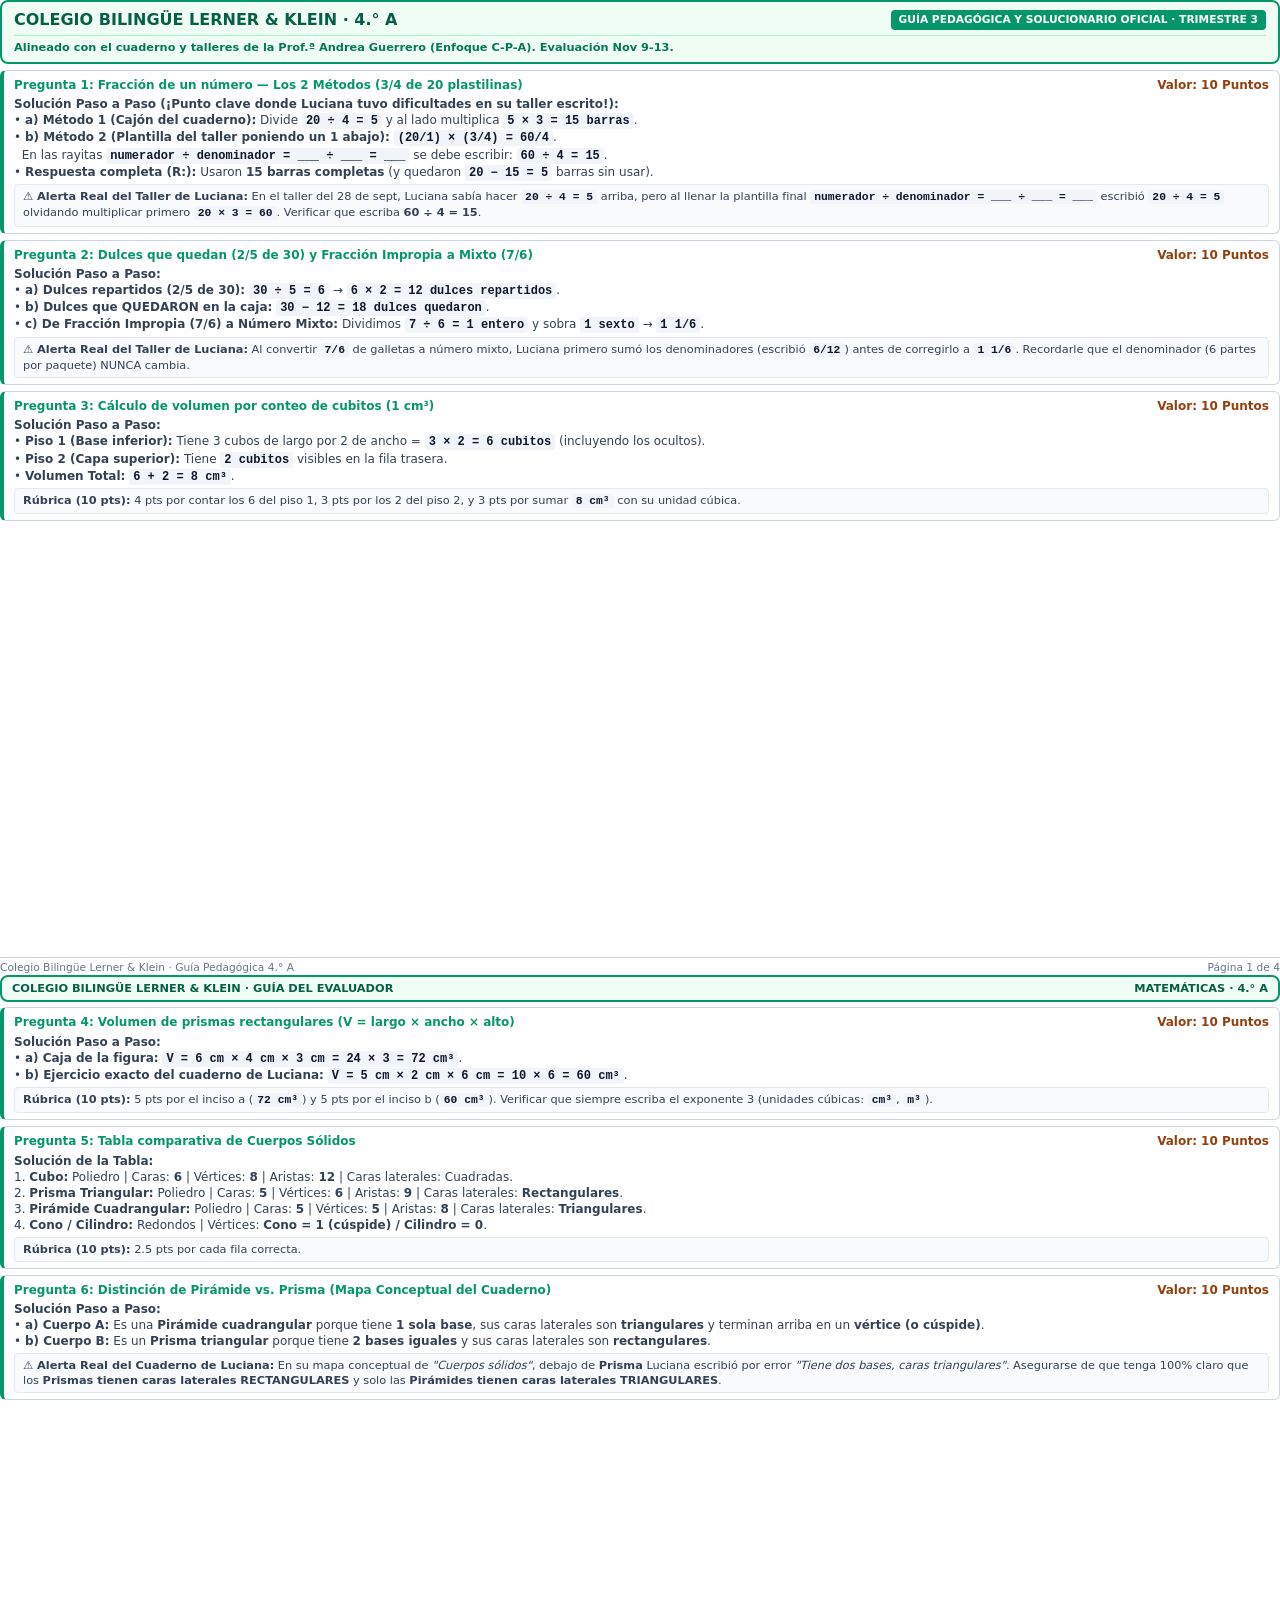
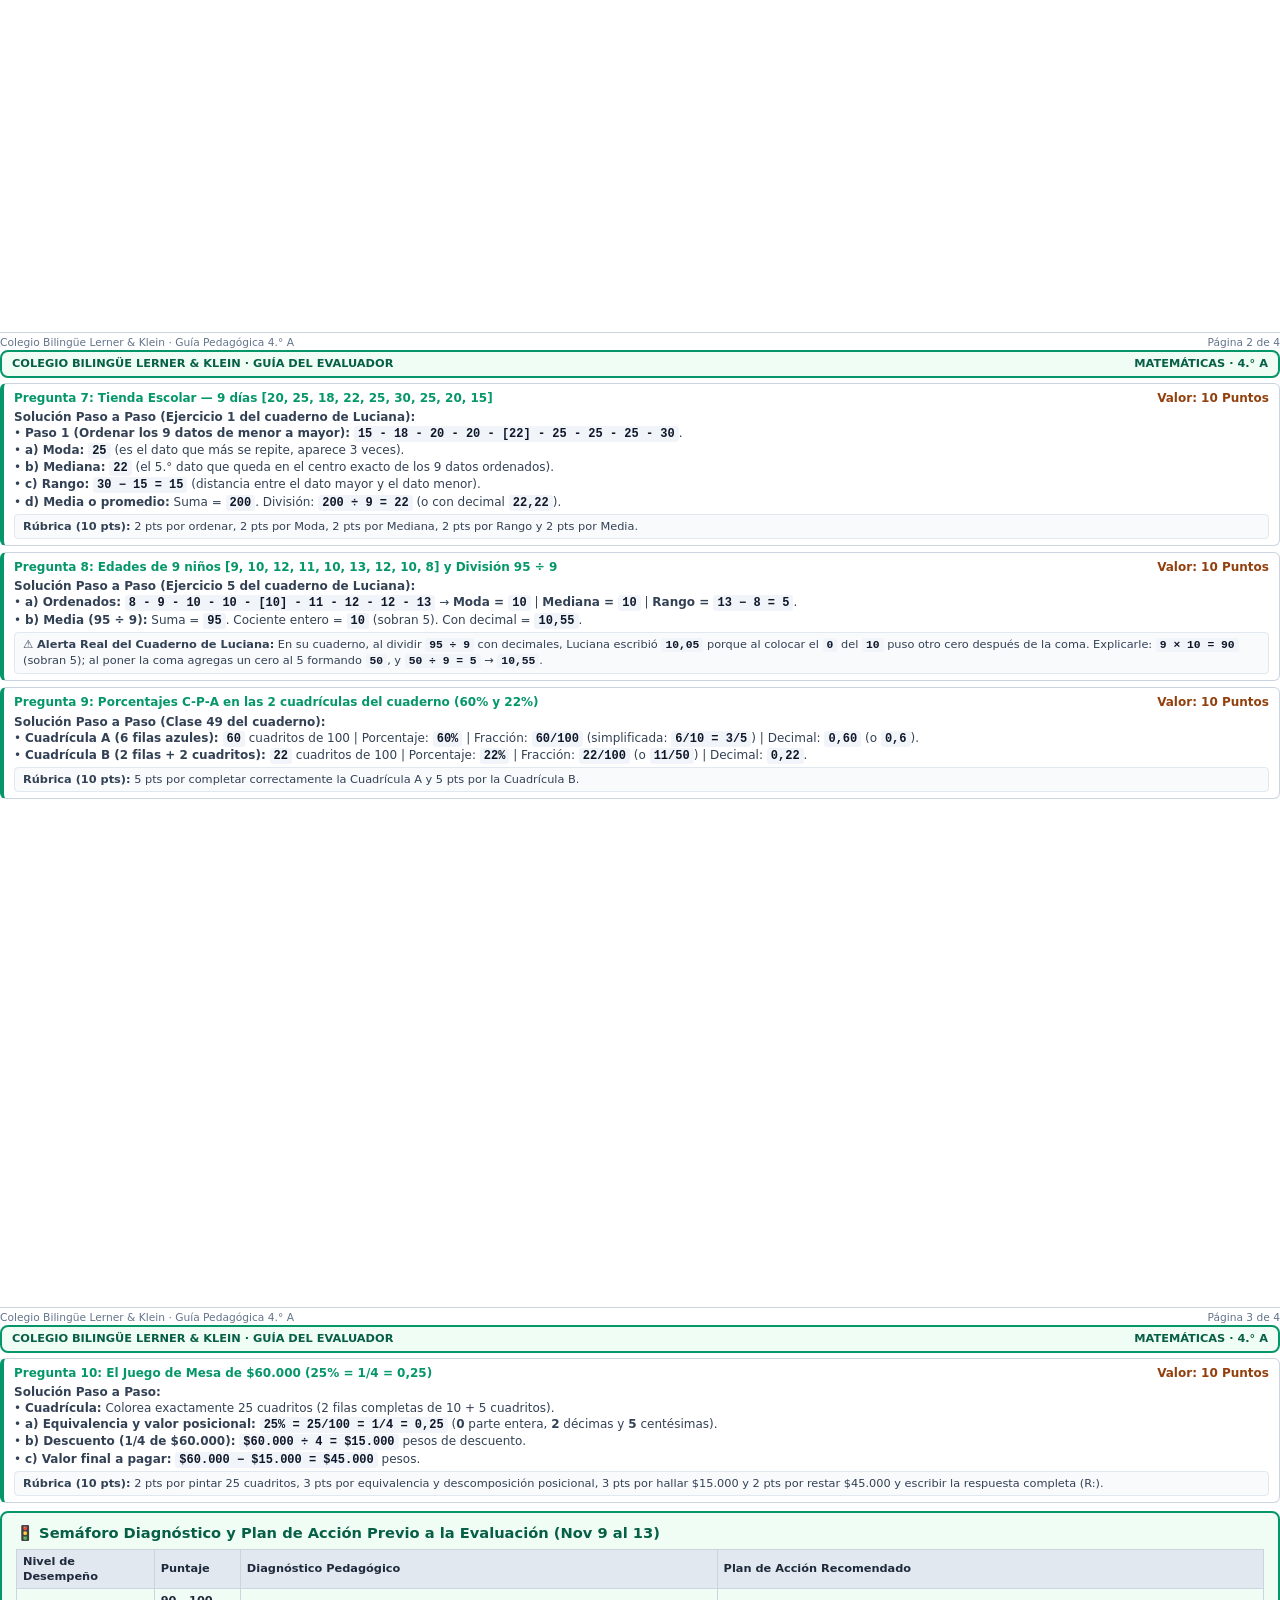
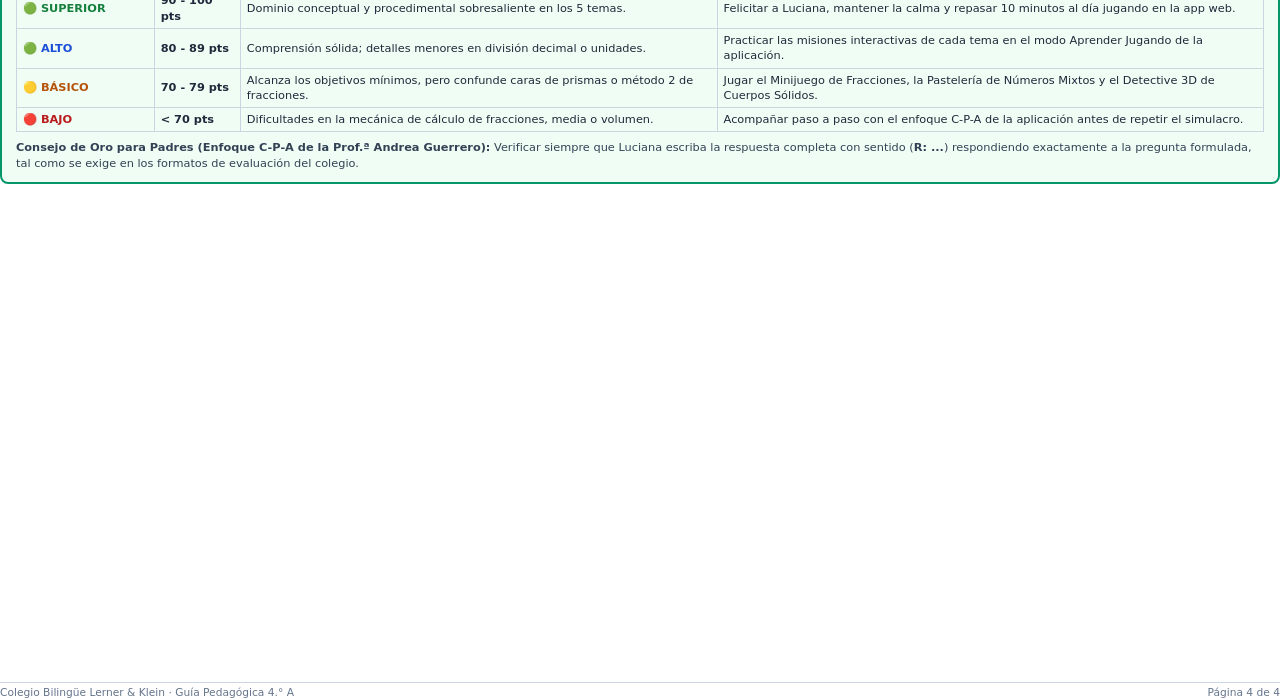
<file: solucionario_y_guia_evaluacion.html>
<!DOCTYPE html>
<html lang="es">
<head>
<meta charset="utf-8">
<title>Solucionario y Guía Pedagógica de Evaluación - Grado 4.° A</title>
<style>
  @page {
    size: letter portrait;
    margin: 9mm 11mm 9mm 11mm;
  }
  * {
    box-sizing: border-box;
  }
  body {
    font-family: 'Lato', 'DejaVu Sans', 'Helvetica Neue', Arial, sans-serif;
    color: #1e293b;
    margin: 0;
    padding: 0;
    font-size: 9.5pt;
    line-height: 1.35;
    background: #ffffff;
  }
  .page {
    page-break-after: always;
    height: 258mm;
    max-height: 258mm;
    display: flex;
    flex-direction: column;
    justify-content: space-between;
    position: relative;
    overflow: hidden;
  }
  .page:last-child {
    page-break-after: avoid;
  }
  .header-card {
    border: 2px solid #059669;
    border-radius: 8px;
    padding: 7px 12px;
    background: #f0fdf4;
    margin-bottom: 6px;
  }
  .header-title-row {
    display: flex;
    justify-content: space-between;
    align-items: center;
    border-bottom: 1.5px solid #a7f3d0;
    padding-bottom: 4px;
    margin-bottom: 4px;
  }
  .school-title {
    font-size: 12pt;
    font-weight: 800;
    color: #065f46;
    text-transform: uppercase;
  }
  .badge-guide {
    background: #059669;
    color: white;
    padding: 3px 8px;
    border-radius: 4px;
    font-size: 8pt;
    font-weight: 700;
  }
  .sol-card {
    border: 1.5px solid #cbd5e1;
    border-left: 4px solid #059669;
    border-radius: 6px;
    padding: 6px 10px;
    margin-bottom: 6px;
    background: #ffffff;
  }
  .sol-header {
    display: flex;
    justify-content: space-between;
    align-items: center;
    margin-bottom: 3px;
    font-weight: 800;
    font-size: 9pt;
  }
  .sol-content {
    font-size: 9pt;
    color: #334155;
  }
  .rubric-box {
    background: #f8fafc;
    border: 1px solid #e2e8f0;
    border-radius: 4px;
    padding: 4px 8px;
    margin-top: 3px;
    font-size: 8.5pt;
  }
  .footer-row {
    display: flex;
    justify-content: space-between;
    align-items: center;
    border-top: 1px solid #cbd5e1;
    padding-top: 3px;
    font-size: 8pt;
    color: #64748b;
  }
  code {
    background: #f1f5f9;
    padding: 1px 4px;
    border-radius: 3px;
    font-family: monospace;
    color: #0f172a;
    font-weight: bold;
  }
</style>
</head>
<body>

<!-- PÁGINA 1: SOLUCIONES PREGUNTAS 1, 2 Y 3 -->
<div class="page">
  <div>
    <div class="header-card">
      <div class="header-title-row">
        <div class="school-title">Colegio Bilingüe Lerner & Klein · 4.° A</div>
        <div class="badge-guide">GUÍA PEDAGÓGICA Y SOLUCIONARIO OFICIAL · TRIMESTRE 3</div>
      </div>
      <div style="font-size: 8.5pt; color: #047857; font-weight: 600;">
        Alineado con el cuaderno y talleres de la Prof.ª Andrea Guerrero (Enfoque C-P-A). Evaluación Nov 9-13.
      </div>
    </div>

    <!-- SOLUCIÓN 1 -->
    <div class="sol-card">
      <div class="sol-header">
        <span style="color:#059669;">Pregunta 1: Fracción de un número — Los 2 Métodos (3/4 de 20 plastilinas)</span>
        <span style="color:#92400e;">Valor: 10 Puntos</span>
      </div>
      <div class="sol-content">
        <b>Solución Paso a Paso (¡Punto clave donde Luciana tuvo dificultades en su taller escrito!):</b><br>
        • <b>a) Método 1 (Cajón del cuaderno):</b> Divide <code>20 ÷ 4 = 5</code> y al lado multiplica <code>5 × 3 = 15 barras</code>.<br>
        • <b>b) Método 2 (Plantilla del taller poniendo un 1 abajo):</b> <code>(20/1) × (3/4) = 60/4</code>.<br>
        &nbsp;&nbsp;En las rayitas <code>numerador ÷ denominador = ___ ÷ ___ = ___</code> se debe escribir: <code><b>60 ÷ 4 = 15</b></code>.<br>
        • <b>Respuesta completa (R:):</b> Usaron <b>15 barras completas</b> (y quedaron <code>20 − 15 = 5</code> barras sin usar).<br>
        <div class="rubric-box">
          <b>⚠️ Alerta Real del Taller de Luciana:</b> En el taller del 28 de sept, Luciana sabía hacer <code>20 ÷ 4 = 5</code> arriba, pero al llenar la plantilla final <code>numerador ÷ denominador = ___ ÷ ___ = ___</code> escribió <code>20 ÷ 4 = 5</code> olvidando multiplicar primero <code>20 × 3 = 60</code>. Verificar que escriba <b>60 ÷ 4 = 15</b>.
        </div>
      </div>
    </div>

    <!-- SOLUCIÓN 2 -->
    <div class="sol-card">
      <div class="sol-header">
        <span style="color:#059669;">Pregunta 2: Dulces que quedan (2/5 de 30) y Fracción Impropia a Mixto (7/6)</span>
        <span style="color:#92400e;">Valor: 10 Puntos</span>
      </div>
      <div class="sol-content">
        <b>Solución Paso a Paso:</b><br>
        • <b>a) Dulces repartidos (2/5 de 30):</b> <code>30 ÷ 5 = 6</code> &rarr; <code>6 × 2 = 12 dulces repartidos</code>.<br>
        • <b>b) Dulces que QUEDARON en la caja:</b> <code>30 − 12 = 18 dulces quedaron</code>.<br>
        • <b>c) De Fracción Impropia (7/6) a Número Mixto:</b> Dividimos <code>7 ÷ 6 = 1 entero</code> y sobra <code>1 sexto</code> &rarr; <code><b>1 1/6</b></code>.<br>
        <div class="rubric-box">
          <b>⚠️ Alerta Real del Taller de Luciana:</b> Al convertir <code>7/6</code> de galletas a número mixto, Luciana primero sumó los denominadores (escribió <code>6/12</code>) antes de corregirlo a <code>1 1/6</code>. Recordarle que el denominador (6 partes por paquete) NUNCA cambia.
        </div>
      </div>
    </div>

    <!-- SOLUCIÓN 3 -->
    <div class="sol-card">
      <div class="sol-header">
        <span style="color:#059669;">Pregunta 3: Cálculo de volumen por conteo de cubitos (1 cm³)</span>
        <span style="color:#92400e;">Valor: 10 Puntos</span>
      </div>
      <div class="sol-content">
        <b>Solución Paso a Paso:</b><br>
        • <b>Piso 1 (Base inferior):</b> Tiene 3 cubos de largo por 2 de ancho = <code>3 × 2 = 6 cubitos</code> (incluyendo los ocultos).<br>
        • <b>Piso 2 (Capa superior):</b> Tiene <code>2 cubitos</code> visibles en la fila trasera.<br>
        • <b>Volumen Total:</b> <code>6 + 2 = 8 cm³</code>.<br>
        <div class="rubric-box">
          <b>Rúbrica (10 pts):</b> 4 pts por contar los 6 del piso 1, 3 pts por los 2 del piso 2, y 3 pts por sumar <code>8 cm³</code> con su unidad cúbica.
        </div>
      </div>
    </div>
  </div>

  <div class="footer-row">
    <span>Colegio Bilingüe Lerner & Klein · Guía Pedagógica 4.° A</span>
    <span>Página 1 de 4</span>
  </div>
</div>

<!-- PÁGINA 2: SOLUCIONES PREGUNTAS 4, 5 Y 6 -->
<div class="page">
  <div>
    <div class="header-card" style="padding: 4px 10px; margin-bottom: 5px;">
      <div style="display: flex; justify-content: space-between; font-size: 8.5pt; font-weight: 700; color: #065f46;">
        <span>COLEGIO BILINGÜE LERNER & KLEIN · GUÍA DEL EVALUADOR</span>
        <span>MATEMÁTICAS · 4.° A</span>
      </div>
    </div>

    <!-- SOLUCIÓN 4 -->
    <div class="sol-card">
      <div class="sol-header">
        <span style="color:#059669;">Pregunta 4: Volumen de prismas rectangulares (V = largo × ancho × alto)</span>
        <span style="color:#92400e;">Valor: 10 Puntos</span>
      </div>
      <div class="sol-content">
        <b>Solución Paso a Paso:</b><br>
        • <b>a) Caja de la figura:</b> <code>V = 6 cm × 4 cm × 3 cm = 24 × 3 = 72 cm³</code>.<br>
        • <b>b) Ejercicio exacto del cuaderno de Luciana:</b> <code>V = 5 cm × 2 cm × 6 cm = 10 × 6 = 60 cm³</code>.<br>
        <div class="rubric-box">
          <b>Rúbrica (10 pts):</b> 5 pts por el inciso a (<code>72 cm³</code>) y 5 pts por el inciso b (<code>60 cm³</code>). Verificar que siempre escriba el exponente 3 (unidades cúbicas: <code>cm³</code>, <code>m³</code>).
        </div>
      </div>
    </div>

    <!-- SOLUCIÓN 5 -->
    <div class="sol-card">
      <div class="sol-header">
        <span style="color:#059669;">Pregunta 5: Tabla comparativa de Cuerpos Sólidos</span>
        <span style="color:#92400e;">Valor: 10 Puntos</span>
      </div>
      <div class="sol-content">
        <b>Solución de la Tabla:</b><br>
        1. <b>Cubo:</b> Poliedro | Caras: <b>6</b> | Vértices: <b>8</b> | Aristas: <b>12</b> | Caras laterales: Cuadradas.<br>
        2. <b>Prisma Triangular:</b> Poliedro | Caras: <b>5</b> | Vértices: <b>6</b> | Aristas: <b>9</b> | Caras laterales: <b>Rectangulares</b>.<br>
        3. <b>Pirámide Cuadrangular:</b> Poliedro | Caras: <b>5</b> | Vértices: <b>5</b> | Aristas: <b>8</b> | Caras laterales: <b>Triangulares</b>.<br>
        4. <b>Cono / Cilindro:</b> Redondos | Vértices: <b>Cono = 1 (cúspide) / Cilindro = 0</b>.<br>
        <div class="rubric-box">
          <b>Rúbrica (10 pts):</b> 2.5 pts por cada fila correcta.
        </div>
      </div>
    </div>

    <!-- SOLUCIÓN 6 -->
    <div class="sol-card">
      <div class="sol-header">
        <span style="color:#059669;">Pregunta 6: Distinción de Pirámide vs. Prisma (Mapa Conceptual del Cuaderno)</span>
        <span style="color:#92400e;">Valor: 10 Puntos</span>
      </div>
      <div class="sol-content">
        <b>Solución Paso a Paso:</b><br>
        • <b>a) Cuerpo A:</b> Es una <b>Pirámide cuadrangular</b> porque tiene <b>1 sola base</b>, sus caras laterales son <b>triangulares</b> y terminan arriba en un <b>vértice (o cúspide)</b>.<br>
        • <b>b) Cuerpo B:</b> Es un <b>Prisma triangular</b> porque tiene <b>2 bases iguales</b> y sus caras laterales son <b>rectangulares</b>.<br>
        <div class="rubric-box">
          <b>⚠️ Alerta Real del Cuaderno de Luciana:</b> En su mapa conceptual de <i>"Cuerpos sólidos"</i>, debajo de <b>Prisma</b> Luciana escribió por error <i>"Tiene dos bases, caras triangulares"</i>. Asegurarse de que tenga 100% claro que los <b>Prismas tienen caras laterales RECTANGULARES</b> y solo las <b>Pirámides tienen caras laterales TRIANGULARES</b>.
        </div>
      </div>
    </div>
  </div>

  <div class="footer-row">
    <span>Colegio Bilingüe Lerner & Klein · Guía Pedagógica 4.° A</span>
    <span>Página 2 de 4</span>
  </div>
</div>

<!-- PÁGINA 3: SOLUCIONES PREGUNTAS 7, 8 Y 9 -->
<div class="page">
  <div>
    <div class="header-card" style="padding: 4px 10px; margin-bottom: 5px;">
      <div style="display: flex; justify-content: space-between; font-size: 8.5pt; font-weight: 700; color: #065f46;">
        <span>COLEGIO BILINGÜE LERNER & KLEIN · GUÍA DEL EVALUADOR</span>
        <span>MATEMÁTICAS · 4.° A</span>
      </div>
    </div>

    <!-- SOLUCIÓN 7 -->
    <div class="sol-card">
      <div class="sol-header">
        <span style="color:#059669;">Pregunta 7: Tienda Escolar — 9 días [20, 25, 18, 22, 25, 30, 25, 20, 15]</span>
        <span style="color:#92400e;">Valor: 10 Puntos</span>
      </div>
      <div class="sol-content">
        <b>Solución Paso a Paso (Ejercicio 1 del cuaderno de Luciana):</b><br>
        • <b>Paso 1 (Ordenar los 9 datos de menor a mayor):</b> <code>15 - 18 - 20 - 20 - <b>[22]</b> - 25 - 25 - 25 - 30</code>.<br>
        • <b>a) Moda:</b> <code>25</code> (es el dato que más se repite, aparece 3 veces).<br>
        • <b>b) Mediana:</b> <code>22</code> (el 5.° dato que queda en el centro exacto de los 9 datos ordenados).<br>
        • <b>c) Rango:</b> <code>30 − 15 = 15</code> (distancia entre el dato mayor y el dato menor).<br>
        • <b>d) Media o promedio:</b> Suma = <code>200</code>. División: <code>200 ÷ 9 = 22</code> (o con decimal <code>22,22</code>).<br>
        <div class="rubric-box">
          <b>Rúbrica (10 pts):</b> 2 pts por ordenar, 2 pts por Moda, 2 pts por Mediana, 2 pts por Rango y 2 pts por Media.
        </div>
      </div>
    </div>

    <!-- SOLUCIÓN 8 -->
    <div class="sol-card">
      <div class="sol-header">
        <span style="color:#059669;">Pregunta 8: Edades de 9 niños [9, 10, 12, 11, 10, 13, 12, 10, 8] y División 95 ÷ 9</span>
        <span style="color:#92400e;">Valor: 10 Puntos</span>
      </div>
      <div class="sol-content">
        <b>Solución Paso a Paso (Ejercicio 5 del cuaderno de Luciana):</b><br>
        • <b>a) Ordenados:</b> <code>8 - 9 - 10 - 10 - <b>[10]</b> - 11 - 12 - 12 - 13</code> &rarr; <b>Moda = <code>10</code></b> | <b>Mediana = <code>10</code></b> | <b>Rango = <code>13 − 8 = 5</code></b>.<br>
        • <b>b) Media (95 ÷ 9):</b> Suma = <code>95</code>. Cociente entero = <code>10</code> (sobran 5). Con decimal = <code><b>10,55</b></code>.<br>
        <div class="rubric-box">
          <b>⚠️ Alerta Real del Cuaderno de Luciana:</b> En su cuaderno, al dividir <code>95 ÷ 9</code> con decimales, Luciana escribió <code>10,05</code> porque al colocar el <code>0</code> del <code>10</code> puso otro cero después de la coma. Explicarle: <code>9 × 10 = 90</code> (sobran 5); al poner la coma agregas un cero al 5 formando <code>50</code>, y <code>50 ÷ 9 = 5</code> &rarr; <b><code>10,55</code></b>.
        </div>
      </div>
    </div>

    <!-- SOLUCIÓN 9 -->
    <div class="sol-card">
      <div class="sol-header">
        <span style="color:#059669;">Pregunta 9: Porcentajes C-P-A en las 2 cuadrículas del cuaderno (60% y 22%)</span>
        <span style="color:#92400e;">Valor: 10 Puntos</span>
      </div>
      <div class="sol-content">
        <b>Solución Paso a Paso (Clase 49 del cuaderno):</b><br>
        • <b>Cuadrícula A (6 filas azules):</b> <code>60</code> cuadritos de 100 | Porcentaje: <code>60%</code> | Fracción: <code>60/100</code> (simplificada: <code>6/10 = 3/5</code>) | Decimal: <code>0,60</code> (o <code>0,6</code>).<br>
        • <b>Cuadrícula B (2 filas + 2 cuadritos):</b> <code>22</code> cuadritos de 100 | Porcentaje: <code>22%</code> | Fracción: <code>22/100</code> (o <code>11/50</code>) | Decimal: <code>0,22</code>.<br>
        <div class="rubric-box">
          <b>Rúbrica (10 pts):</b> 5 pts por completar correctamente la Cuadrícula A y 5 pts por la Cuadrícula B.
        </div>
      </div>
    </div>
  </div>

  <div class="footer-row">
    <span>Colegio Bilingüe Lerner & Klein · Guía Pedagógica 4.° A</span>
    <span>Página 3 de 4</span>
  </div>
</div>

<!-- PÁGINA 4: SOLUCIÓN PREGUNTA 10 Y SEMÁFORO DIAGNÓSTICO -->
<div class="page">
  <div>
    <div class="header-card" style="padding: 4px 10px; margin-bottom: 5px;">
      <div style="display: flex; justify-content: space-between; font-size: 8.5pt; font-weight: 700; color: #065f46;">
        <span>COLEGIO BILINGÜE LERNER & KLEIN · GUÍA DEL EVALUADOR</span>
        <span>MATEMÁTICAS · 4.° A</span>
      </div>
    </div>

    <!-- SOLUCIÓN 10 -->
    <div class="sol-card">
      <div class="sol-header">
        <span style="color:#059669;">Pregunta 10: El Juego de Mesa de $60.000 (25% = 1/4 = 0,25)</span>
        <span style="color:#92400e;">Valor: 10 Puntos</span>
      </div>
      <div class="sol-content">
        <b>Solución Paso a Paso:</b><br>
        • <b>Cuadrícula:</b> Colorea exactamente 25 cuadritos (2 filas completas de 10 + 5 cuadritos).<br>
        • <b>a) Equivalencia y valor posicional:</b> <code>25% = 25/100 = 1/4 = 0,25</code> (<b>0</b> parte entera, <b>2</b> décimas y <b>5</b> centésimas).<br>
        • <b>b) Descuento (1/4 de $60.000):</b> <code>$60.000 ÷ 4 = $15.000</code> pesos de descuento.<br>
        • <b>c) Valor final a pagar:</b> <code>$60.000 − $15.000 = $45.000</code> pesos.<br>
        <div class="rubric-box">
          <b>Rúbrica (10 pts):</b> 2 pts por pintar 25 cuadritos, 3 pts por equivalencia y descomposición posicional, 3 pts por hallar $15.000 y 2 pts por restar $45.000 y escribir la respuesta completa (R:).
        </div>
      </div>
    </div>

    <!-- SEMÁFORO PEDAGÓGICO Y PLAN DE ACCIÓN PARA LA FAMILIA -->
    <div style="border: 2px solid #059669; border-radius: 8px; padding: 10px 14px; background: #f0fdf4; margin-top: 8px;">
      <h3 style="font-size: 11pt; font-weight: 800; color: #065f46; margin: 0 0 6px 0;">
        🚦 Semáforo Diagnóstico y Plan de Acción Previo a la Evaluación (Nov 9 al 13)
      </h3>
      <table style="width: 100%; border-collapse: collapse; font-size: 8.5pt;">
        <thead>
          <tr style="background: #e2e8f0; text-align: left;">
            <th style="padding: 4px 6px; border: 1px solid #cbd5e1;">Nivel de Desempeño</th>
            <th style="padding: 4px 6px; border: 1px solid #cbd5e1;">Puntaje</th>
            <th style="padding: 4px 6px; border: 1px solid #cbd5e1;">Diagnóstico Pedagógico</th>
            <th style="padding: 4px 6px; border: 1px solid #cbd5e1;">Plan de Acción Recomendado</th>
          </tr>
        </thead>
        <tbody>
          <tr>
            <td style="padding: 4px 6px; border: 1px solid #cbd5e1; font-weight: 800; color: #15803d;">🟢 SUPERIOR</td>
            <td style="padding: 4px 6px; border: 1px solid #cbd5e1; font-weight: 700;">90 - 100 pts</td>
            <td style="padding: 4px 6px; border: 1px solid #cbd5e1;">Dominio conceptual y procedimental sobresaliente en los 5 temas.</td>
            <td style="padding: 4px 6px; border: 1px solid #cbd5e1;">Felicitar a Luciana, mantener la calma y repasar 10 minutos al día jugando en la app web.</td>
          </tr>
          <tr>
            <td style="padding: 4px 6px; border: 1px solid #cbd5e1; font-weight: 800; color: #1d4ed8;">🟢 ALTO</td>
            <td style="padding: 4px 6px; border: 1px solid #cbd5e1; font-weight: 700;">80 - 89 pts</td>
            <td style="padding: 4px 6px; border: 1px solid #cbd5e1;">Comprensión sólida; detalles menores en división decimal o unidades.</td>
            <td style="padding: 4px 6px; border: 1px solid #cbd5e1;">Practicar las misiones interactivas de cada tema en el modo Aprender Jugando de la aplicación.</td>
          </tr>
          <tr>
            <td style="padding: 4px 6px; border: 1px solid #cbd5e1; font-weight: 800; color: #b45309;">🟡 BÁSICO</td>
            <td style="padding: 4px 6px; border: 1px solid #cbd5e1; font-weight: 700;">70 - 79 pts</td>
            <td style="padding: 4px 6px; border: 1px solid #cbd5e1;">Alcanza los objetivos mínimos, pero confunde caras de prismas o método 2 de fracciones.</td>
            <td style="padding: 4px 6px; border: 1px solid #cbd5e1;">Jugar el Minijuego de Fracciones, la Pastelería de Números Mixtos y el Detective 3D de Cuerpos Sólidos.</td>
          </tr>
          <tr>
            <td style="padding: 4px 6px; border: 1px solid #cbd5e1; font-weight: 800; color: #b91c1c;">🔴 BAJO</td>
            <td style="padding: 4px 6px; border: 1px solid #cbd5e1; font-weight: 700;">&lt; 70 pts</td>
            <td style="padding: 4px 6px; border: 1px solid #cbd5e1;">Dificultades en la mecánica de cálculo de fracciones, media o volumen.</td>
            <td style="padding: 4px 6px; border: 1px solid #cbd5e1;">Acompañar paso a paso con el enfoque C-P-A de la aplicación antes de repetir el simulacro.</td>
          </tr>
        </tbody>
      </table>

      <div style="margin-top: 8px; font-size: 8.5pt; color: #334155; line-height: 1.4;">
        <b>Consejo de Oro para Padres (Enfoque C-P-A de la Prof.ª Andrea Guerrero):</b> Verificar siempre que Luciana escriba la respuesta completa con sentido (<b>R: ...</b>) respondiendo exactamente a la pregunta formulada, tal como se exige en los formatos de evaluación del colegio.
      </div>
    </div>
  </div>

  <div class="footer-row">
    <span>Colegio Bilingüe Lerner & Klein · Guía Pedagógica 4.° A</span>
    <span>Página 4 de 4</span>
  </div>
</div>

</body>
</html>
</file>
<file: style.css>
/* =========================================================
   Aventura Matemática de Luciana · Trimestre 3
   Colegio Bilingüe Lerner & Klein · Grado 4.°
   Estilos CSS Modernos, Gamificados y Responsivos
   ========================================================= */

:root {
  --font-family: 'Fredoka', 'Quicksand', 'Nunito', system-ui, -apple-system, sans-serif;
  --bg-main: #f0f4ff;
  --bg-card: #ffffff;
  --primary: #4f46e5;
  --primary-hover: #4338ca;
  --primary-light: #e0e7ff;
  --accent-pink: #ec4899;
  --accent-purple: #8b5cf6;
  --accent-amber: #f59e0b;
  --accent-green: #10b981;
  --accent-blue: #0ea5e9;
  --accent-red: #ef4444;
  --text-dark: #1e293b;
  --text-muted: #64748b;
  --border-light: #e2e8f0;
  --shadow-sm: 0 2px 4px rgba(0, 0, 0, 0.05);
  --shadow-md: 0 6px 18px rgba(79, 70, 229, 0.12);
  --shadow-lg: 0 12px 28px rgba(79, 70, 229, 0.18);
  --radius-sm: 10px;
  --radius-md: 18px;
  --radius-lg: 26px;
  --radius-full: 9999px;
  --transition: all 0.25s cubic-bezier(0.4, 0, 0.2, 1);
}

*, *::before, *::after {
  box-sizing: border-box;
  margin: 0;
  padding: 0;
}

body {
  font-family: var(--font-family);
  background-color: var(--bg-main);
  color: var(--text-dark);
  min-height: 100vh;
  position: relative;
  overflow-x: hidden;
  line-height: 1.5;
  -webkit-font-smoothing: antialiased;
}

/* Formas flotantes de fondo animadas */
.bg-shapes {
  position: fixed;
  inset: 0;
  pointer-events: none;
  z-index: 0;
  overflow: hidden;
}

.bg-shapes i {
  position: absolute;
  border-radius: 50%;
  filter: blur(50px);
  opacity: 0.35;
  animation: floatOrb 18s ease-in-out infinite alternate;
}

.bg-shapes .b1 { width: 380px; height: 380px; background: #c7d2fe; top: -100px; left: -100px; animation-duration: 22s; }
.bg-shapes .b2 { width: 320px; height: 320px; background: #fbcfe8; top: 30%; right: -80px; animation-duration: 18s; animation-delay: -5s; }
.bg-shapes .b3 { width: 280px; height: 280px; background: #fed7aa; bottom: 5%; left: 10%; animation-duration: 25s; animation-delay: -10s; }
.bg-shapes .b4 { width: 300px; height: 300px; background: #a7f3d0; bottom: -80px; right: 25%; animation-duration: 20s; animation-delay: -3s; }
.bg-shapes .b5 { width: 220px; height: 220px; background: #e9d5ff; top: 15%; left: 45%; animation-duration: 16s; }

@keyframes floatOrb {
  0% { transform: translateY(0) scale(1); }
  50% { transform: translateY(35px) scale(1.08) rotate(15deg); }
  100% { transform: translateY(-25px) scale(0.95) rotate(-10deg); }
}

/* Canvas de Confeti */
#confetti {
  position: fixed;
  inset: 0;
  pointer-events: none;
  z-index: 9999;
}

/* =========================================================
   BARRA SUPERIOR (TOPBAR / HUD)
   ========================================================= */
.topbar {
  position: sticky;
  top: 0;
  z-index: 100;
  background: rgba(255, 255, 255, 0.92);
  backdrop-filter: blur(12px);
  -webkit-backdrop-filter: blur(12px);
  border-bottom: 2px solid rgba(226, 232, 240, 0.8);
  padding: 10px 20px;
  display: flex;
  justify-content: space-between;
  align-items: center;
  gap: 12px;
  box-shadow: 0 4px 14px rgba(0, 0, 0, 0.04);
}

.brand-btn {
  display: flex;
  align-items: center;
  gap: 10px;
  background: none;
  border: none;
  font-family: var(--font-family);
  font-size: 1.15rem;
  font-weight: 700;
  color: var(--primary);
  cursor: pointer;
  padding: 6px 12px;
  border-radius: var(--radius-full);
  transition: var(--transition);
}

.brand-btn:hover {
  background: var(--primary-light);
  transform: scale(1.03);
}

.brand-avatar {
  font-size: 1.8rem;
  display: inline-block;
  animation: bounceAvatar 2s infinite ease-in-out;
}

@keyframes bounceAvatar {
  0%, 100% { transform: translateY(0); }
  50% { transform: translateY(-4px); }
}

.nav-links {
  display: flex;
  align-items: center;
  gap: 8px;
}

.nav-btn {
  background: none;
  border: none;
  font-family: var(--font-family);
  font-size: 0.95rem;
  font-weight: 600;
  color: var(--text-muted);
  padding: 8px 14px;
  border-radius: var(--radius-full);
  cursor: pointer;
  transition: var(--transition);
  display: flex;
  align-items: center;
  gap: 6px;
}

.nav-btn:hover, .nav-btn.active {
  color: var(--primary);
  background: var(--primary-light);
  transform: translateY(-2px);
}

.hud-chips {
  display: flex;
  align-items: center;
  gap: 10px;
}

.chip {
  display: flex;
  align-items: center;
  gap: 6px;
  padding: 6px 14px;
  background: white;
  border: 1.5px solid var(--border-light);
  border-radius: var(--radius-full);
  font-weight: 700;
  font-size: 0.9rem;
  box-shadow: var(--shadow-sm);
}

.chip-level {
  background: #fdf4ff;
  border-color: #f0abfc;
  color: #c026d3;
}

.xp-wrap {
  display: flex;
  flex-direction: column;
  gap: 2px;
  width: 110px;
}

.xp-bar-bg {
  width: 100%;
  height: 9px;
  background: #e2e8f0;
  border-radius: var(--radius-full);
  overflow: hidden;
}

.xp-bar-fill {
  height: 100%;
  background: linear-gradient(90deg, #ec4899, #8b5cf6);
  width: 0%;
  transition: width 0.4s ease;
  border-radius: var(--radius-full);
}

.xp-label {
  font-size: 0.72rem;
  font-weight: 700;
  color: var(--text-muted);
  text-align: right;
}

.chip-stars {
  background: #fffbeb;
  border-color: #fde68a;
  color: #d97706;
}

.chip-streak {
  background: #fff1f2;
  border-color: #fecdd3;
  color: #e11d48;
}

.btn-icon {
  background: white;
  border: 1.5px solid var(--border-light);
  border-radius: var(--radius-full);
  width: 40px;
  height: 40px;
  display: flex;
  align-items: center;
  justify-content: center;
  font-size: 1.2rem;
  cursor: pointer;
  transition: var(--transition);
  box-shadow: var(--shadow-sm);
}

.btn-icon:hover {
  background: var(--primary-light);
  transform: rotate(8deg) scale(1.05);
}

/* =========================================================
   CONTENEDOR PRINCIPAL
   ========================================================= */
main#app {
  position: relative;
  z-index: 1;
  max-width: 1200px;
  margin: 0 auto;
  padding: 24px 20px 80px 20px;
}

/* =========================================================
   VISTA: HOME (MAPA DE AVENTURA)
   ========================================================= */
.home-hero {
  background: linear-gradient(135deg, #4f46e5 0%, #7c3aed 50%, #ec4899 100%);
  color: white;
  border-radius: var(--radius-lg);
  padding: 32px 36px;
  margin-bottom: 30px;
  box-shadow: var(--shadow-lg);
  position: relative;
  overflow: hidden;
}

.home-hero::after {
  content: '';
  position: absolute;
  top: -50%;
  right: -20%;
  width: 400px;
  height: 400px;
  background: radial-gradient(circle, rgba(255,255,255,0.2) 0%, rgba(255,255,255,0) 70%);
  border-radius: 50%;
  pointer-events: none;
}

.hero-content {
  position: relative;
  z-index: 2;
  max-width: 780px;
}

.hero-school-badge {
  display: inline-flex;
  align-items: center;
  gap: 8px;
  background: rgba(255, 255, 255, 0.2);
  border: 1px solid rgba(255, 255, 255, 0.35);
  border-radius: var(--radius-full);
  padding: 5px 14px;
  font-size: 0.85rem;
  font-weight: 700;
  letter-spacing: 0.5px;
  text-transform: uppercase;
  margin-bottom: 12px;
}

.hero-title {
  font-size: 2.2rem;
  font-weight: 800;
  line-height: 1.2;
  margin-bottom: 10px;
}

.hero-desc {
  font-size: 1.1rem;
  opacity: 0.95;
  margin-bottom: 22px;
  font-weight: 500;
}

.hero-actions {
  display: flex;
  flex-wrap: wrap;
  gap: 14px;
}

.btn-primary-hero {
  background: #ffffff;
  color: #4f46e5;
  border: none;
  font-family: var(--font-family);
  font-size: 1.05rem;
  font-weight: 800;
  padding: 12px 24px;
  border-radius: var(--radius-full);
  cursor: pointer;
  transition: var(--transition);
  display: inline-flex;
  align-items: center;
  gap: 8px;
  box-shadow: 0 4px 15px rgba(0, 0, 0, 0.15);
}

.btn-primary-hero:hover {
  transform: translateY(-3px) scale(1.02);
  box-shadow: 0 8px 20px rgba(0, 0, 0, 0.2);
}

.btn-secondary-hero {
  background: rgba(255, 255, 255, 0.2);
  color: white;
  border: 1.5px solid rgba(255, 255, 255, 0.5);
  font-family: var(--font-family);
  font-size: 1.05rem;
  font-weight: 700;
  padding: 12px 22px;
  border-radius: var(--radius-full);
  cursor: pointer;
  transition: var(--transition);
  display: inline-flex;
  align-items: center;
  gap: 8px;
}

.btn-secondary-hero:hover {
  background: rgba(255, 255, 255, 0.35);
  transform: translateY(-3px);
}

/* Sección de Temas / Islas */
.section-header {
  display: flex;
  justify-content: space-between;
  align-items: center;
  margin-bottom: 18px;
}

.section-title {
  font-size: 1.6rem;
  font-weight: 800;
  color: var(--text-dark);
  display: flex;
  align-items: center;
  gap: 10px;
}

.topics-grid {
  display: grid;
  grid-template-columns: repeat(auto-fit, minmax(320px, 1fr));
  gap: 22px;
  margin-bottom: 36px;
}

.topic-card {
  background: var(--bg-card);
  border-radius: var(--radius-md);
  border: 2px solid var(--border-light);
  padding: 24px;
  transition: var(--transition);
  display: flex;
  flex-direction: column;
  justify-content: space-between;
  box-shadow: var(--shadow-sm);
  position: relative;
  overflow: hidden;
}

.topic-card:hover {
  transform: translateY(-6px);
  border-color: var(--primary);
  box-shadow: var(--shadow-md);
}

.topic-card-header {
  display: flex;
  align-items: flex-start;
  gap: 14px;
  margin-bottom: 14px;
}

.topic-icon {
  font-size: 2.4rem;
  width: 58px;
  height: 58px;
  border-radius: var(--radius-sm);
  display: flex;
  align-items: center;
  justify-content: center;
  flex-shrink: 0;
  background: #f8fafc;
  border: 1px solid var(--border-light);
}

.topic-meta {
  flex: 1;
}

.topic-badge-num {
  font-size: 0.75rem;
  font-weight: 800;
  text-transform: uppercase;
  letter-spacing: 0.5px;
  color: var(--primary);
  margin-bottom: 2px;
}

.topic-name {
  font-size: 1.25rem;
  font-weight: 800;
  color: var(--text-dark);
  line-height: 1.25;
}

.topic-desc {
  font-size: 0.92rem;
  color: var(--text-muted);
  margin-bottom: 18px;
  line-height: 1.45;
}

.topic-mastery {
  display: flex;
  align-items: center;
  justify-content: space-between;
  margin-bottom: 16px;
  padding: 8px 12px;
  background: #f8fafc;
  border-radius: var(--radius-sm);
  font-size: 0.85rem;
  font-weight: 700;
}

.mastery-pill {
  padding: 3px 10px;
  border-radius: var(--radius-full);
  font-size: 0.78rem;
}

.mastery-pill.none { background: #e2e8f0; color: #475569; }
.mastery-pill.low { background: #fee2e2; color: #b91c1c; }
.mastery-pill.mid { background: #fef3c7; color: #b45309; }
.mastery-pill.high { background: #dcfce7; color: #15803d; }

.topic-actions {
  display: flex;
  gap: 10px;
}

.btn-action-learn, .btn-action-practice {
  flex: 1;
  padding: 10px 14px;
  border-radius: var(--radius-full);
  font-family: var(--font-family);
  font-size: 0.9rem;
  font-weight: 700;
  border: none;
  cursor: pointer;
  transition: var(--transition);
  display: flex;
  align-items: center;
  justify-content: center;
  gap: 6px;
}

.btn-action-learn {
  background: var(--primary-light);
  color: var(--primary);
}

.btn-action-learn:hover {
  background: #c7d2fe;
  transform: translateY(-2px);
}

.btn-action-practice {
  background: var(--accent-pink);
  color: white;
}

.btn-action-practice:hover {
  background: #db2777;
  transform: translateY(-2px);
  box-shadow: 0 4px 12px rgba(236, 72, 153, 0.3);
}

/* Tarjeta Destacada de Simulacro de Examen en Home */
.exam-banner-card {
  background: linear-gradient(135deg, #1e1b4b 0%, #312e81 100%);
  color: white;
  border-radius: var(--radius-md);
  padding: 28px 32px;
  display: flex;
  align-items: center;
  justify-content: space-between;
  gap: 24px;
  box-shadow: var(--shadow-md);
  margin-bottom: 30px;
}

.exam-banner-info h3 {
  font-size: 1.6rem;
  font-weight: 800;
  margin-bottom: 6px;
  color: #fef08a;
}

.exam-banner-info p {
  font-size: 1rem;
  opacity: 0.9;
  max-width: 600px;
}

.btn-exam-start {
  background: linear-gradient(90deg, #f59e0b, #fbbf24);
  color: #78350f;
  font-family: var(--font-family);
  font-size: 1.15rem;
  font-weight: 800;
  border: none;
  padding: 14px 28px;
  border-radius: var(--radius-full);
  cursor: pointer;
  white-space: nowrap;
  box-shadow: 0 6px 20px rgba(245, 158, 11, 0.4);
  transition: var(--transition);
}

.btn-exam-start:hover {
  transform: translateY(-3px) scale(1.03);
  box-shadow: 0 10px 25px rgba(245, 158, 11, 0.5);
}

/* =========================================================
   VISTA: APRENDER (LECCIONES & LABORATORIO INTERACTIVO)
   ========================================================= */
.learn-container {
  display: flex;
  flex-direction: column;
  gap: 24px;
}

.learn-tabs {
  display: flex;
  gap: 8px;
  overflow-x: auto;
  padding-bottom: 6px;
  scrollbar-width: thin;
}

.learn-tab-btn {
  background: white;
  border: 2px solid var(--border-light);
  border-radius: var(--radius-full);
  padding: 10px 18px;
  font-family: var(--font-family);
  font-size: 0.95rem;
  font-weight: 700;
  color: var(--text-dark);
  cursor: pointer;
  white-space: nowrap;
  transition: var(--transition);
  display: flex;
  align-items: center;
  gap: 8px;
}

.learn-tab-btn:hover {
  border-color: var(--primary);
  background: var(--primary-light);
}

.learn-tab-btn.active {
  background: var(--primary);
  color: white;
  border-color: var(--primary);
  box-shadow: var(--shadow-sm);
}

.lesson-card {
  background: var(--bg-card);
  border-radius: var(--radius-lg);
  border: 2px solid var(--border-light);
  padding: 32px;
  box-shadow: var(--shadow-sm);
}

.lesson-header {
  border-bottom: 2px solid var(--border-light);
  padding-bottom: 18px;
  margin-bottom: 24px;
}

.lesson-title {
  font-size: 1.8rem;
  font-weight: 800;
  color: var(--primary);
  margin-bottom: 6px;
  display: flex;
  align-items: center;
  gap: 12px;
}

.lesson-subtitle {
  font-size: 1.05rem;
  color: var(--text-muted);
}

/* Componente Interactivo: Fracción de un número */
.fraction-interactive-box {
  background: #f8fafc;
  border: 2px dashed #cbd5e1;
  border-radius: var(--radius-md);
  padding: 24px;
  margin: 20px 0;
}

.fraction-controls {
  display: flex;
  flex-wrap: wrap;
  align-items: center;
  justify-content: center;
  gap: 16px;
  margin-bottom: 24px;
}

.fraction-display {
  display: inline-flex;
  flex-direction: column;
  align-items: center;
  font-size: 1.6rem;
  font-weight: 800;
  color: var(--primary);
  padding: 4px 12px;
  background: white;
  border: 2px solid var(--primary-light);
  border-radius: var(--radius-sm);
}

.fraction-display .num {
  border-bottom: 2px solid var(--primary);
  width: 100%;
  text-align: center;
  padding: 0 4px;
}

.fraction-display .den {
  text-align: center;
  padding: 0 4px;
}

.fraction-groups-container {
  display: flex;
  flex-wrap: wrap;
  gap: 16px;
  justify-content: center;
  margin: 20px 0;
  min-height: 120px;
}

.fraction-group-box {
  background: white;
  border: 2px solid #cbd5e1;
  border-radius: var(--radius-sm);
  padding: 12px;
  min-width: 90px;
  display: flex;
  flex-direction: column;
  align-items: center;
  gap: 6px;
  transition: var(--transition);
}

.fraction-group-box.selected {
  border-color: #ec4899;
  background: #fdf2f8;
  box-shadow: 0 4px 12px rgba(236, 72, 153, 0.2);
  transform: translateY(-4px);
}

.fraction-item-dot {
  font-size: 1.3rem;
  display: inline-block;
  animation: popIn 0.3s ease;
}

@keyframes popIn {
  0% { transform: scale(0); opacity: 0; }
  80% { transform: scale(1.2); }
  100% { transform: scale(1); opacity: 1; }
}

.formula-card {
  background: #eff6ff;
  border-left: 5px solid #3b82f6;
  border-radius: var(--radius-sm);
  padding: 14px 18px;
  margin: 16px 0;
  font-size: 1.05rem;
}

/* Componente Interactivo: 3D Three.js Visor */
.three-viewport-wrap {
  position: relative;
  width: 100%;
  height: 420px;
  background: radial-gradient(circle at center, #ffffff 0%, #e2e8f0 100%);
  border-radius: var(--radius-md);
  border: 2px solid var(--border-light);
  overflow: hidden;
  margin: 18px 0;
  box-shadow: inset 0 2px 8px rgba(0,0,0,0.06);
}

.three-canvas {
  width: 100% !important;
  height: 100% !important;
  display: block;
}

.three-toolbar {
  position: absolute;
  top: 14px;
  left: 14px;
  right: 14px;
  display: flex;
  justify-content: space-between;
  align-items: center;
  pointer-events: none;
  z-index: 10;
}

.three-toolbar > * {
  pointer-events: auto;
}

.three-badge-info {
  background: rgba(255, 255, 255, 0.95);
  backdrop-filter: blur(8px);
  border: 1.5px solid var(--border-light);
  border-radius: var(--radius-sm);
  padding: 8px 14px;
  font-size: 0.9rem;
  font-weight: 700;
  color: var(--text-dark);
  box-shadow: var(--shadow-sm);
}

.three-buttons-row {
  display: flex;
  gap: 8px;
}

.btn-three-tool {
  background: white;
  border: 1.5px solid var(--border-light);
  border-radius: var(--radius-full);
  padding: 6px 14px;
  font-family: var(--font-family);
  font-size: 0.85rem;
  font-weight: 700;
  color: var(--text-dark);
  cursor: pointer;
  transition: var(--transition);
  box-shadow: var(--shadow-sm);
}

.btn-three-tool:hover {
  background: var(--primary-light);
  color: var(--primary);
  border-color: var(--primary);
}

.btn-three-tool.active {
  background: var(--primary);
  color: white;
  border-color: var(--primary);
}

.three-instructions {
  position: absolute;
  bottom: 12px;
  left: 50%;
  transform: translateX(-50%);
  background: rgba(15, 23, 42, 0.75);
  color: white;
  font-size: 0.8rem;
  font-weight: 600;
  padding: 5px 14px;
  border-radius: var(--radius-full);
  pointer-events: none;
}

/* Componente Interactivo: Cuadrícula de 100 (Porcentajes) */
.percent-grid-container {
  display: flex;
  flex-wrap: wrap;
  gap: 30px;
  align-items: center;
  justify-content: center;
  margin: 24px 0;
}

.grid-100 {
  display: grid;
  grid-template-columns: repeat(10, 1fr);
  gap: 3px;
  width: 320px;
  height: 320px;
  background: #e2e8f0;
  padding: 6px;
  border-radius: var(--radius-sm);
  border: 2px solid #94a3b8;
  user-select: none;
  touch-action: none;
}

.grid-cell {
  background: white;
  border-radius: 2px;
  cursor: pointer;
  transition: background-color 0.1s ease;
}

.grid-cell.colored {
  background: #3b82f6;
}

.grid-cell:hover {
  filter: brightness(0.9);
}

.percent-stats-panel {
  flex: 1;
  min-width: 280px;
  max-width: 420px;
  background: #f8fafc;
  border: 2px solid var(--border-light);
  border-radius: var(--radius-md);
  padding: 22px;
  display: flex;
  flex-direction: column;
  gap: 16px;
}

.percent-trio-box {
  display: grid;
  grid-template-columns: repeat(3, 1fr);
  gap: 12px;
  text-align: center;
}

.trio-item {
  background: white;
  border: 1.5px solid var(--border-light);
  border-radius: var(--radius-sm);
  padding: 12px 6px;
}

.trio-label {
  font-size: 0.75rem;
  font-weight: 700;
  color: var(--text-muted);
  text-transform: uppercase;
  margin-bottom: 4px;
}

.trio-val {
  font-size: 1.3rem;
  font-weight: 800;
  color: var(--primary);
}

/* Componente Interactivo: Estadística (Media, Mediana, Moda, Rango) */
.stats-cards-row {
  display: flex;
  flex-wrap: wrap;
  gap: 12px;
  justify-content: center;
  margin: 20px 0;
}

.stat-num-card {
  width: 58px;
  height: 64px;
  background: white;
  border: 2px solid #cbd5e1;
  border-radius: var(--radius-sm);
  display: flex;
  flex-direction: column;
  align-items: center;
  justify-content: center;
  font-size: 1.5rem;
  font-weight: 800;
  color: var(--text-dark);
  box-shadow: var(--shadow-sm);
  position: relative;
  transition: transform 0.4s ease, border-color 0.3s ease, background-color 0.3s ease;
}

.stat-num-card.highlight-median {
  border-color: #ec4899;
  background: #fdf2f8;
  color: #db2777;
  transform: translateY(-8px) scale(1.08);
  box-shadow: 0 8px 20px rgba(236, 72, 153, 0.3);
}

.stat-num-card.highlight-mode {
  border-color: #f59e0b;
  background: #fffbeb;
  color: #d97706;
}

.stat-num-card.highlight-mode::after {
  content: '👑';
  position: absolute;
  top: -14px;
  font-size: 1.1rem;
}

.stat-num-card.highlight-min {
  border-color: #3b82f6;
  background: #eff6ff;
}

.stat-num-card.highlight-max {
  border-color: #8b5cf6;
  background: #f5f3ff;
}

/* =========================================================
   VISTA: PRACTICAR (MINIJUEGOS & DESAFÍOS CON RACHA)
   ========================================================= */
.practice-container {
  display: flex;
  flex-direction: column;
  gap: 24px;
}

.practice-card {
  background: var(--bg-card);
  border-radius: var(--radius-lg);
  border: 2px solid var(--border-light);
  padding: 32px;
  box-shadow: var(--shadow-sm);
}

.practice-header {
  display: flex;
  justify-content: space-between;
  align-items: center;
  border-bottom: 2px solid var(--border-light);
  padding-bottom: 16px;
  margin-bottom: 22px;
}

.practice-topic-tag {
  display: inline-flex;
  align-items: center;
  gap: 6px;
  background: var(--primary-light);
  color: var(--primary);
  font-size: 0.85rem;
  font-weight: 800;
  padding: 5px 14px;
  border-radius: var(--radius-full);
}

.practice-streak-tag {
  display: inline-flex;
  align-items: center;
  gap: 6px;
  background: #fff1f2;
  color: #e11d48;
  font-size: 0.9rem;
  font-weight: 800;
  padding: 5px 14px;
  border-radius: var(--radius-full);
  border: 1px solid #fecdd3;
}

.question-text {
  font-size: 1.35rem;
  font-weight: 700;
  color: var(--text-dark);
  margin-bottom: 20px;
  line-height: 1.4;
}

.question-visual-area {
  display: flex;
  justify-content: center;
  align-items: center;
  margin: 18px 0;
  min-height: 120px;
}

.options-grid {
  display: grid;
  grid-template-columns: repeat(auto-fit, minmax(220px, 1fr));
  gap: 14px;
  margin: 24px 0;
}

.option-btn {
  background: #f8fafc;
  border: 2px solid var(--border-light);
  border-radius: var(--radius-md);
  padding: 16px 20px;
  font-family: var(--font-family);
  font-size: 1.1rem;
  font-weight: 700;
  color: var(--text-dark);
  cursor: pointer;
  transition: var(--transition);
  text-align: left;
  display: flex;
  align-items: center;
  gap: 12px;
}

.option-btn:hover:not(:disabled) {
  border-color: var(--primary);
  background: var(--primary-light);
  transform: translateY(-2px);
}

.option-btn.correct {
  background: #dcfce7 !important;
  border-color: #22c55e !important;
  color: #15803d !important;
}

.option-btn.wrong {
  background: #fee2e2 !important;
  border-color: #ef4444 !important;
  color: #b91c1c !important;
}

.option-letter {
  width: 32px;
  height: 32px;
  border-radius: var(--radius-full);
  background: white;
  border: 1.5px solid var(--border-light);
  display: flex;
  align-items: center;
  justify-content: center;
  font-size: 0.9rem;
  font-weight: 800;
  flex-shrink: 0;
}

.feedback-banner {
  padding: 18px 22px;
  border-radius: var(--radius-md);
  margin-top: 20px;
  display: flex;
  align-items: flex-start;
  gap: 14px;
  animation: slideUp 0.3s ease;
}

@keyframes slideUp {
  from { opacity: 0; transform: translateY(10px); }
  to { opacity: 1; transform: translateY(0); }
}

.feedback-banner.success {
  background: #dcfce7;
  border: 2px solid #86efac;
  color: #14532d;
}

.feedback-banner.error {
  background: #fee2e2;
  border: 2px solid #fca5a5;
  color: #7f1d1d;
}

.btn-next-question {
  background: var(--primary);
  color: white;
  border: none;
  font-family: var(--font-family);
  font-size: 1.05rem;
  font-weight: 800;
  padding: 12px 28px;
  border-radius: var(--radius-full);
  cursor: pointer;
  margin-top: 14px;
  display: inline-flex;
  align-items: center;
  gap: 8px;
  transition: var(--transition);
  box-shadow: 0 4px 12px rgba(79, 70, 229, 0.3);
}

.btn-next-question:hover {
  background: var(--primary-hover);
  transform: translateY(-2px);
}

/* =========================================================
   VISTA: EXAMEN SIMULACRO (EVALUAR)
   ========================================================= */
.exam-setup-box {
  background: var(--bg-card);
  border-radius: var(--radius-lg);
  border: 2px solid var(--border-light);
  padding: 36px;
  text-align: center;
  max-width: 680px;
  margin: 0 auto;
  box-shadow: var(--shadow-md);
}

.exam-setup-icon {
  font-size: 4rem;
  margin-bottom: 12px;
}

.exam-progress-bar-wrap {
  width: 100%;
  height: 10px;
  background: #e2e8f0;
  border-radius: var(--radius-full);
  overflow: hidden;
  margin: 18px 0;
}

.exam-progress-bar-fill {
  height: 100%;
  background: linear-gradient(90deg, #3b82f6, #10b981);
  transition: width 0.3s ease;
}

.exam-result-card {
  background: var(--bg-card);
  border-radius: var(--radius-lg);
  border: 2px solid var(--border-light);
  padding: 36px;
  text-align: center;
  max-width: 760px;
  margin: 0 auto;
  box-shadow: var(--shadow-lg);
}

.score-circle {
  width: 150px;
  height: 150px;
  border-radius: 50%;
  margin: 0 auto 20px auto;
  display: flex;
  flex-direction: column;
  align-items: center;
  justify-content: center;
  border: 8px solid;
  font-weight: 800;
}

.score-circle.superior { border-color: #10b981; background: #ecfdf5; color: #047857; }
.score-circle.alto { border-color: #3b82f6; background: #eff6ff; color: #1d4ed8; }
.score-circle.basico { border-color: #f59e0b; background: #fffbeb; color: #b45309; }
.score-circle.bajo { border-color: #ef4444; background: #fef2f2; color: #b91c1c; }

.score-number {
  font-size: 3rem;
  line-height: 1;
}

.score-max {
  font-size: 1rem;
  opacity: 0.75;
}

.diagnostic-table {
  width: 100%;
  border-collapse: collapse;
  margin: 24px 0;
  text-align: left;
}

.diagnostic-table th, .diagnostic-table td {
  padding: 12px 14px;
  border-bottom: 1px solid var(--border-light);
}

.diagnostic-table th {
  background: #f8fafc;
  font-size: 0.85rem;
  text-transform: uppercase;
  color: var(--text-muted);
}

/* =========================================================
   DIPLOMA DE HONOR INTERACTIVO
   ========================================================= */
.diploma-card {
  background: #ffffff;
  border: 12px double #f59e0b;
  border-radius: var(--radius-md);
  padding: 40px;
  max-width: 760px;
  margin: 30px auto;
  text-align: center;
  position: relative;
  box-shadow: 0 10px 30px rgba(0, 0, 0, 0.15);
  background-image: radial-gradient(#fef3c7 1px, transparent 1px);
  background-size: 16px 16px;
}

.diploma-header {
  font-size: 1.1rem;
  font-weight: 800;
  text-transform: uppercase;
  letter-spacing: 1.5px;
  color: #92400e;
  margin-bottom: 6px;
}

.diploma-title {
  font-size: 2.2rem;
  font-weight: 800;
  color: #1e3a8a;
  margin-bottom: 14px;
}

.diploma-name {
  font-size: 2.4rem;
  font-weight: 800;
  color: #4f46e5;
  border-bottom: 2px solid #cbd5e1;
  display: inline-block;
  padding: 0 24px 6px 24px;
  margin: 12px 0 20px 0;
}

/* =========================================================
   VISTA: TROFEOS & PERFIL
   ========================================================= */
.badges-grid {
  display: grid;
  grid-template-columns: repeat(auto-fill, minmax(220px, 1fr));
  gap: 18px;
  margin: 24px 0;
}

.badge-card {
  background: white;
  border: 2px solid var(--border-light);
  border-radius: var(--radius-md);
  padding: 20px;
  text-align: center;
  transition: var(--transition);
  display: flex;
  flex-direction: column;
  align-items: center;
  gap: 8px;
}

.badge-card.unlocked {
  border-color: #f59e0b;
  background: #fffbeb;
  box-shadow: 0 4px 14px rgba(245, 158, 11, 0.15);
  transform: translateY(-3px);
}

.badge-card.locked {
  opacity: 0.55;
  filter: grayscale(0.8);
}

.badge-card-icon {
  font-size: 2.8rem;
}

.badge-card-title {
  font-size: 1.05rem;
  font-weight: 800;
  color: var(--text-dark);
}

.badge-card-desc {
  font-size: 0.8rem;
  color: var(--text-muted);
}

/* Toast flotante */
.toast {
  position: fixed;
  bottom: 24px;
  right: 24px;
  background: #1e1b4b;
  color: white;
  padding: 12px 22px;
  border-radius: var(--radius-full);
  font-weight: 700;
  font-size: 0.95rem;
  box-shadow: 0 8px 24px rgba(0, 0, 0, 0.25);
  z-index: 10000;
  animation: toastIn 0.3s cubic-bezier(0.18, 0.89, 0.32, 1.28);
}

@keyframes toastIn {
  from { transform: translateY(40px) scale(0.9); opacity: 0; }
  to { transform: translateY(0) scale(1); opacity: 1; }
}

/* Estilos de impresión */
@media print {
  .topbar, .bg-shapes, .nav-links, .btn-action-learn, .btn-action-practice, .btn-next-question, .hero-actions, .toast {
    display: none !important;
  }
  body {
    background: white !important;
    color: black !important;
  }
  .diploma-card {
    border-width: 6px;
    box-shadow: none;
    margin: 0;
    max-width: 100%;
  }
}

/* Responsividad */
@media (max-width: 768px) {
  .topbar {
    padding: 8px 12px;
    flex-wrap: wrap;
  }
  .nav-links {
    order: 3;
    width: 100%;
    justify-content: center;
    overflow-x: auto;
    padding-top: 6px;
  }
  .hero-title {
    font-size: 1.7rem;
  }
  .home-hero {
    padding: 24px 20px;
  }
  .topics-grid {
    grid-template-columns: 1fr;
  }
  .exam-banner-card {
    flex-direction: column;
    text-align: center;
  }
  .btn-exam-start {
    width: 100%;
  }
  .lesson-card, .practice-card {
    padding: 20px 16px;
  }
  .three-viewport-wrap {
    height: 320px;
  }
}
</file>
